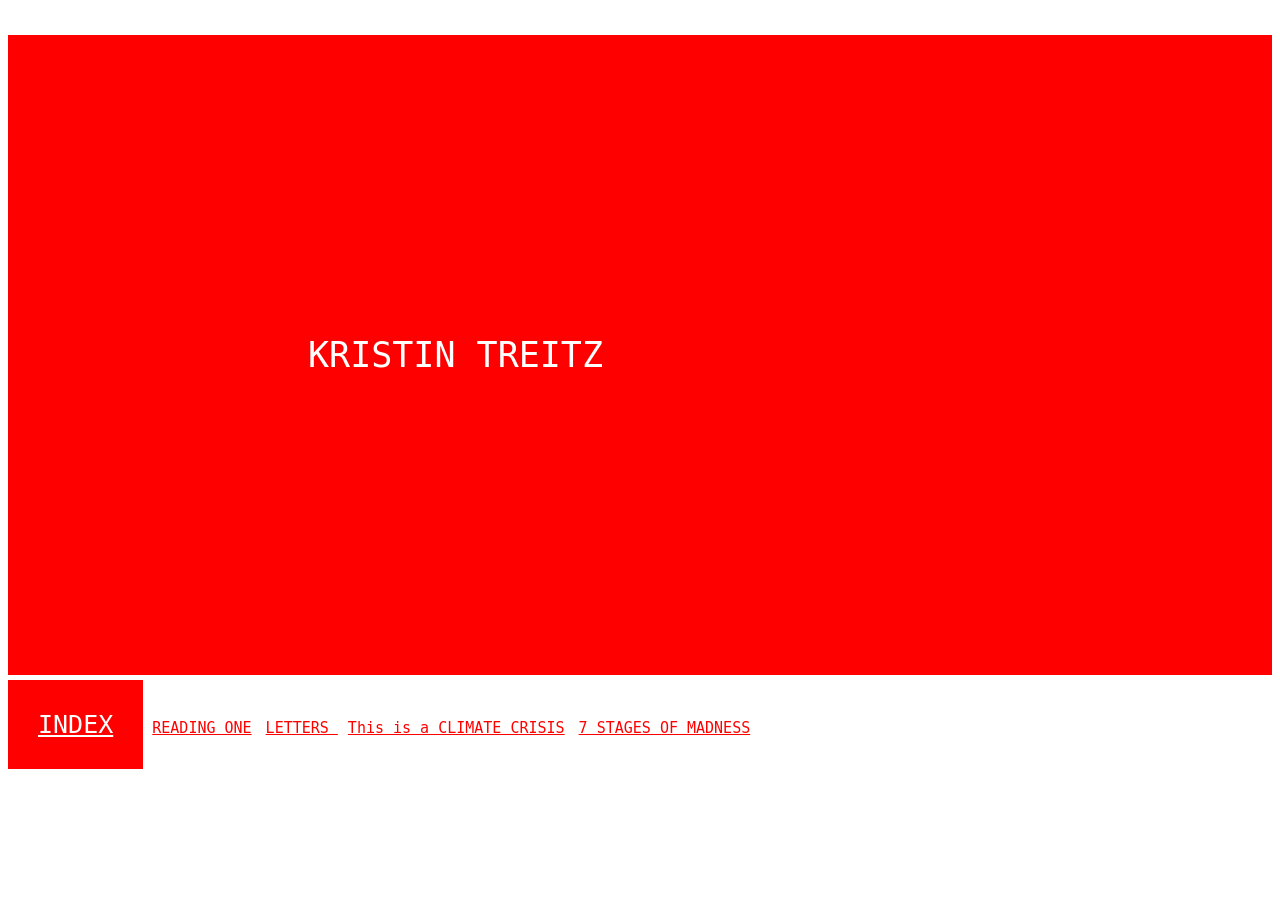
<file: index.html>
<!doctype html>
<html>
	<head>
		<link rel="stylesheet" href="style.css">
	</head>
	<body>
		<p>KRISTIN	TREITZ</p>
		<h>INDEX</h>
		<a href="pages/Reading-1.html">READING ONE</a>
		<a href="pages/letter-template.html"> LETTERS </a>
		<a href="pages/what-comes-after-the-enviroment.html">This is a CLIMATE CRISIS</a>
				<a href="pages/PROJECT_2/INDEX.html">7 STAGES OF MADNESS</a>
	</body>
</html>
</file>
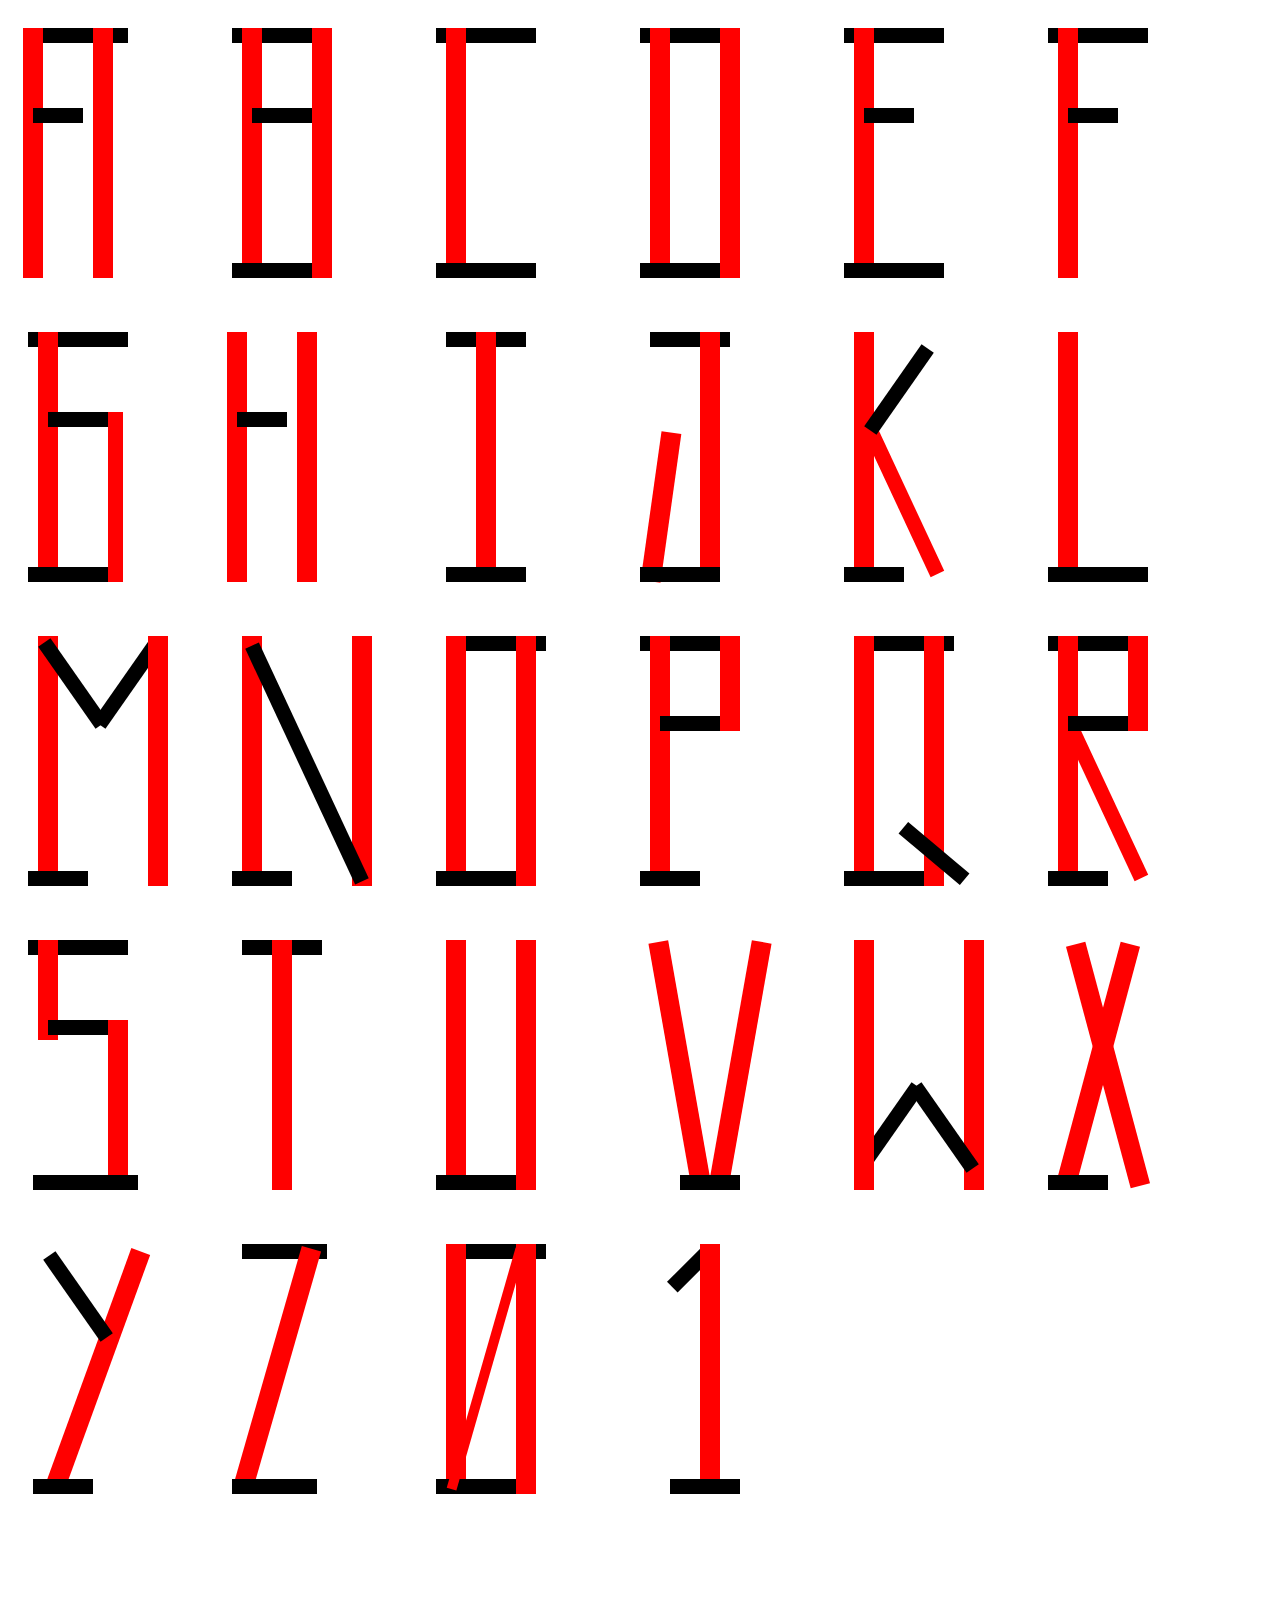
<file: pages/letter-template.html>
<!doctype html>
<html lang="">
    <head>
        <meta charset="utf-8">
        <meta http-equiv="x-ua-compatible" content="ie=edge">
        <title>🔤🧾🔤🧾🔤🧾🔤🧾🔤🧾🔤🧾🔤🧾🔤🧾🔤🧾🔤🧾</title>
        <link rel='stylesheet' href='letter-style.css'>

    </head>
    <body>
    	<!--this is a comment in html-->
    	<div class="letter letter-a">  
    		<div id="a-top"></div>
			<div id="a-left-side"></div>
			<div id="a-right-side"></div>
			<div id="a-crossbar"></div>
    	</div>

		<div class="letter letter-b">  
		    <div id="b-top"></div>
			<div id="b-left-side"></div>
			<div id="b-right-side"></div>
			<div id="b-crossbar"></div>  
			<div id="b-bottom"></div> 		
    	</div>

    	<div class="letter letter-c">    
    		<div id="c-top"></div>
			<div id="c-left-side"></div> 
			<div id="c-bottom"></div> 		
    	</div>

		<div class="letter letter-d">    
			<div id="d-top"></div>
			<div id="d-left-side"></div>
			<div id="d-right-side"></div> 
			<div id="d-bottom"></div> 		
    	</div>

    	<div class="letter letter-e">   
    		<div id="e-top"></div>
			<div id="e-left-side"></div>
			<div id="e-crossbar"></div>  
			<div id="e-bottom"></div>  		
    	</div>

		<div class="letter letter-f">    	
		    <div id="f-top"></div>
			<div id="f-left-side"></div>
			<div id="f-crossbar"></div>	
    	</div>

    	<div class="letter letter-g">    	
    		 <div id="g-top"></div>
			<div id="g-left-side"></div>
			<div id="g-right-side"></div>
			<div id="g-crossbar"></div>  
			<div id="g-bottom"></div> 		
    	</div>

		<div class="letter letter-h">    	
			<div id="h-left-side"></div>
			<div id="h-right-side"></div>
			<div id="h-crossbar"></div>	
    	</div>

    	<div class="letter letter-i">    
    	    <div id="i-top"></div>
			<div id="i-left-side"></div> 
			<div id="i-bottom"></div> 		
    	</div>

		<div class="letter letter-j">   
			<div id="j-top"></div>
			<div id="j-left-side"></div>
			<div id="j-right-side"></div>
			<div id="j-crossbar"></div>  
			<div id="j-bottom"></div> 	 		
    	</div>

    	<div class="letter letter-k">  
    	   <div id="k-top"></div>
			<div id="k-left-side"></div>
			<div id="k-right-side"></div>
			<div id="k-crossbar"></div>  
			<div id="k-bottom"></div> 	  		
    	</div>

		<div class="letter letter-l">    
			<div id="l-left-side"></div> 
			<div id="l-bottom"></div> 			
    	</div>

    	<div class="letter letter-m">   
    		<div id="m-top"></div>
			<div id="m-left-side"></div>
			<div id="m-middle-left"></div>
			<div id="m-right-side"></div>
			<div id="m-crossbar"></div>  
			<div id="m-bottom"></div>  		
    	</div>

		<div class="letter letter-n">  
		    <div id="n-top"></div>
			<div id="n-left-side"></div>
			<div id="n-middle-left"></div>
			<div id="n-right-side"></div>
			<div id="n-crossbar"></div>  
			<div id="n-bottom"></div>  	  		
    	</div>

    	<div class="letter letter-o">  
    		<div id="o-top"></div>
			<div id="o-left-side"></div>
			<div id="o-right-side"></div> 
			<div id="o-bottom"></div>   		
    	</div>

		<div class="letter letter-p"> 
			<div id="p-top"></div>
			<div id="p-left-side"></div>
			<div id="p-right-side"></div>
			<div id="p-crossbar"></div>  
			<div id="p-bottom"></div> 	   		
    	</div>

    	<div class="letter letter-q"> 
    	  	<div id="q-top"></div>
			<div id="q-left-side"></div>
			<div id="q-right-side"></div>
			<div id="q-crossbar"></div>  
			<div id="q-bottom"></div> 	   		
    	</div>

		<div class="letter letter-r">
			<div id="r-top"></div>
			<div id="r-leg"></div>   
			<div id="r-left-side"></div>
			<div id="r-right-side"></div>
			<div id="r-crossbar"></div>  
			<div id="r-bottom"></div> 

    	</div>

		<div class="letter letter-s">
			<div id="s-top"></div>
			<div id="s-left-side"></div>
			<div id="s-right-side"></div>
			<div id="s-crossbar"></div>  
			<div id="s-bottom"></div> 	
		</div>

		<div class="letter letter-t">
			<div id="t-top"></div>
			<div id="t-left-side"></div> 
		</div>

		<div class="letter letter-u">
			<div id="u-left-side"></div>
			<div id="u-right-side"></div> 
			<div id="u-bottom"></div>  
		</div>

		<div class="letter letter-v">
			<div id="v-left-side"></div>
			<div id="v-right-side"></div> 
			<div id="v-bottom"></div>  
		</div>

		<div class="letter letter-w">
			<div id="w-top"></div>
			<div id="w-left-side"></div>
			<div id="w-middle-left"></div>
			<div id="w-right-side"></div>
			<div id="w-crossbar"></div>  
			<div id="w-bottom"></div>  
		</div>

		<div class="letter letter-x">
			<div id="x-top"></div>
			<div id="x-left-side"></div>
			<div id="x-middle-left"></div>
			<div id="x-right-side"></div>
			<div id="x-crossbar"></div>  
			<div id="x-bottom"></div> 
		</div>

		<div class="letter letter-y">
			<div id="y-top"></div>
			<div id="y-left-side"></div>
			<div id="y-middle-left"></div>
			<div id="y-crossbar"></div>  
			<div id="y-bottom"></div>  	
		</div>

		<div class="letter letter-z">
			<div id="z-top"></div>
			<div id="z-left-side"></div>
			<div id="z-crossbar"></div>  
			<div id="z-bottom"></div>
		</div>

		
		<!--THE CHARACTERS BELOW ARE OPTIONAL -->

		<div class="letter letter-0">
			<div id="zero-top"></div>
			<div id="zero-left-side"></div>
			<div id="zero-right-side"></div> 
			<div id="zero-bottom"></div>  
			<div id="zero-slash"></div> 
		</div>

		<div class="letter letter-1">
			<div id="one-top"></div>
			<div id="one-left-side"></div> 
			<div id="one-bottom"></div> 
		</div>

		<div class="letter letter-2">
		</div>

		<div class="letter letter-3">
		</div>

		<div class="letter letter-4">
		</div>

		<div class="letter letter-5">
		</div>

		<div class="letter letter-6">
		</div>

		<div class="letter letter-7">
		</div>

		<div class="letter letter-8">
		</div>

		<div class="letter letter-9">
		</div>
<!-- HTHHHHHH -->
    </body>
</html>
</file>
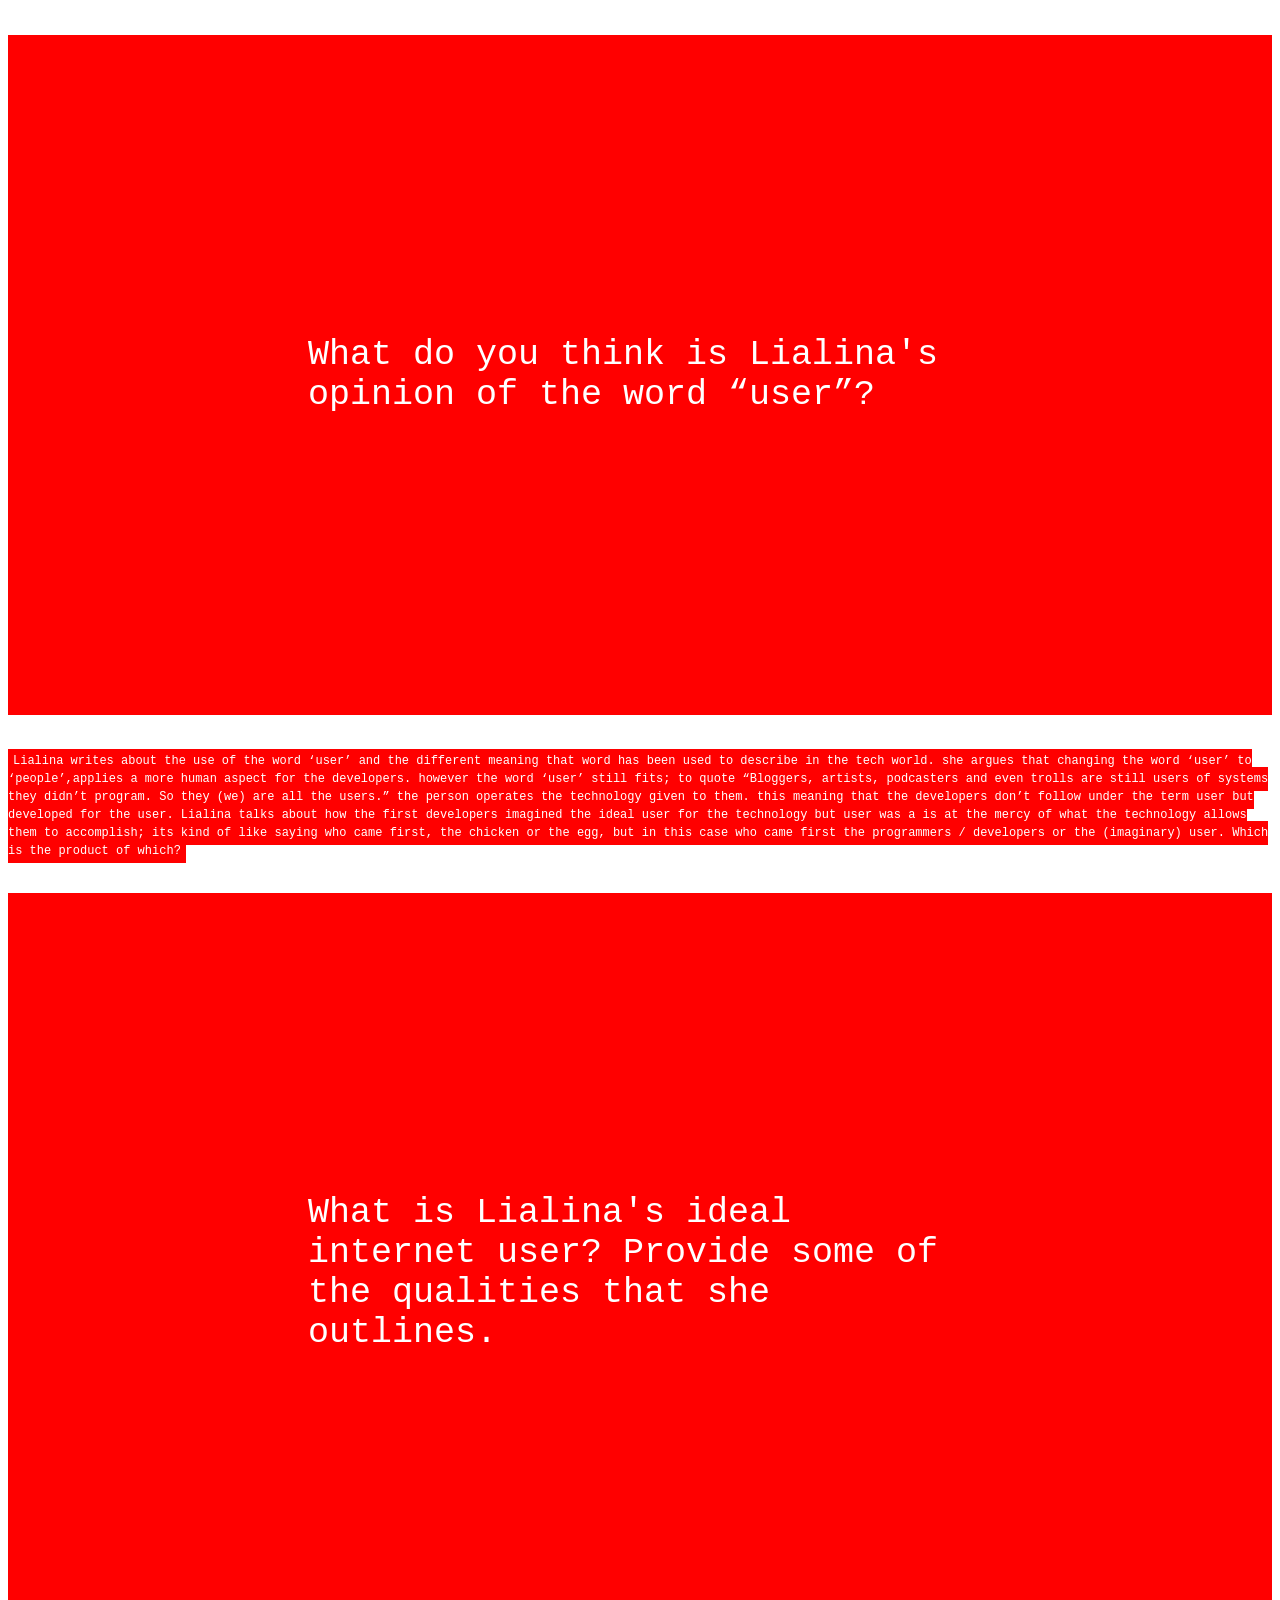
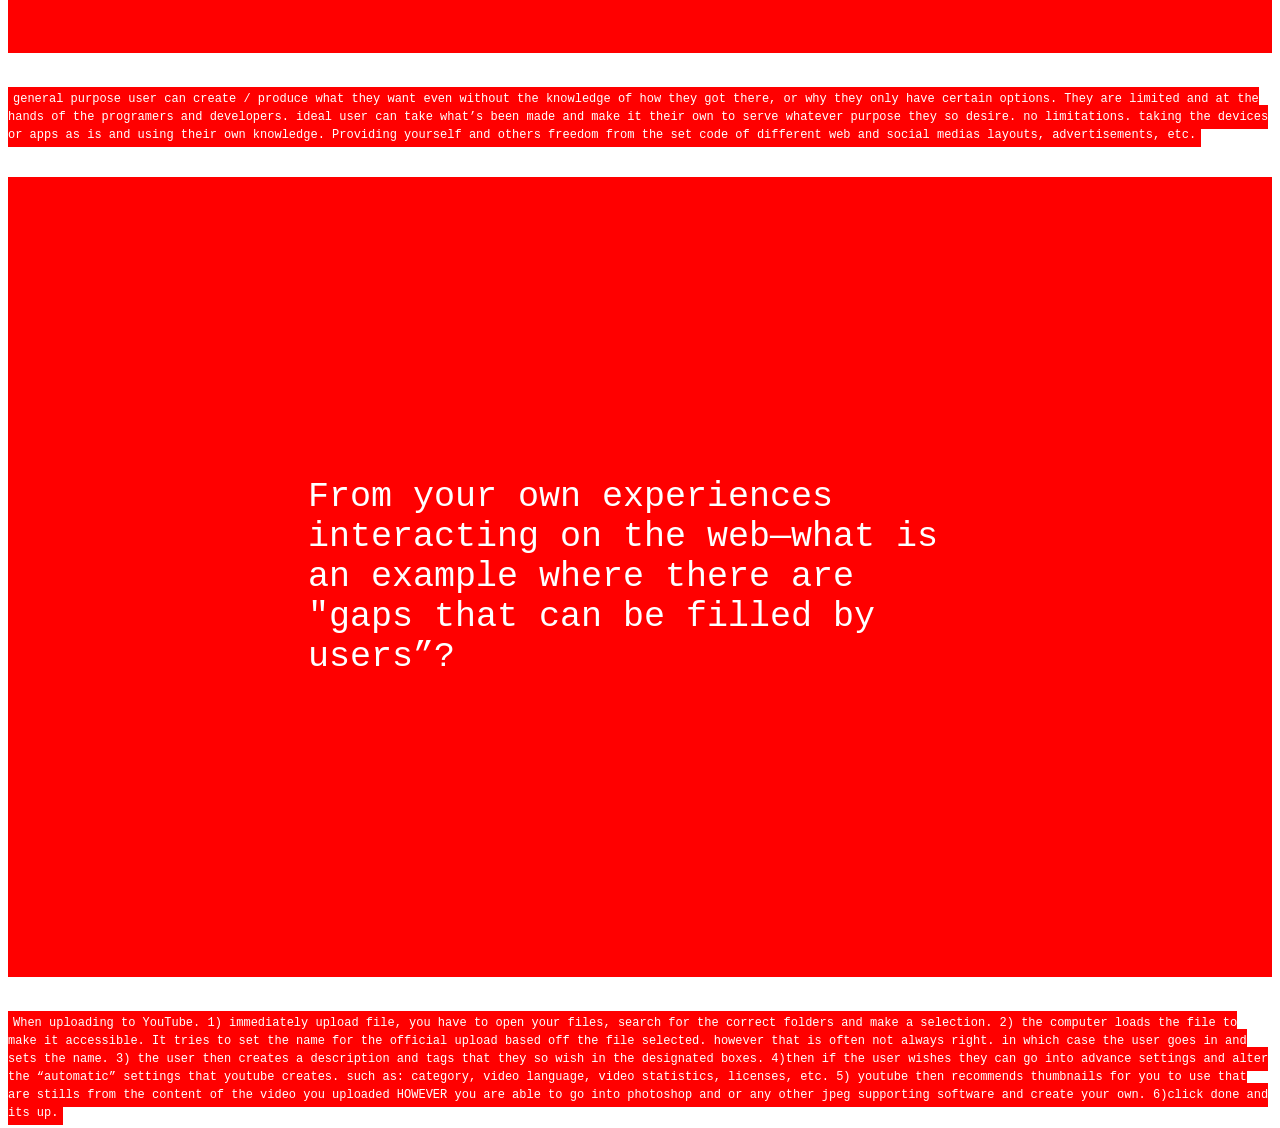
<file: pages/Reading-1.html>
<!doctype html>
<html>
	<head>
		<link rel="stylesheet" href="../style.css">
	</head>
	<body>
	<p>What do you think is Lialina's opinion of the word “user”?</p>

		<p1>Lialina writes about the use of the word ‘user’ and the different meaning that word has been used to describe in the tech world. she argues that changing the word ‘user’ to ‘people’,applies a more human aspect for the developers. however the word ‘user’ still fits; to quote “Bloggers, artists, podcasters and even trolls are still users of systems they didn’t program. So they (we) are all the users.” the person operates the technology given to them. this meaning that the developers don’t follow under the term user but developed for the user. Lialina talks about how the first developers imagined the ideal user for the technology but user was a is at the mercy of what the technology allows them to accomplish; its kind of like saying who came first, the chicken or the egg, but in this case who came first the programmers / developers or the (imaginary) user. Which is the product of which?</p1>

	<p>What is Lialina's ideal internet user? Provide some of the qualities that she outlines.</p>

		<p1>general purpose user can create / produce what they want even without the knowledge of how they got there, or why they only have certain options. They are limited and at the hands of the programers and developers.
		ideal user can take what’s been made and make it their own to serve whatever purpose they so desire. no limitations.  taking the devices or apps as is and using their own knowledge. 
		Providing yourself and others freedom from the set code of different web and social medias layouts, advertisements, etc.</p1>

	<p>From your own experiences interacting on the web—what is an example where there are "gaps that can be filled by users”?</p>
		<p1>When uploading to YouTube.
 			1) immediately upload file, you have to open your files, search for the correct folders and make a selection.
			2) the computer loads the file to make it accessible. It tries to set the name for the official upload based off the file selected. however that is often not always right. in which case the user goes in and sets the name.
			3) the user then creates a description and tags that they so wish in the designated boxes.
			4)then if the user wishes they can go into advance settings and alter the “automatic” settings that youtube creates. such as: category, video language, video statistics, licenses, etc. 
			5) youtube then recommends thumbnails for you to use that are stills from the content of the video you uploaded HOWEVER you are able to go into photoshop and or any other jpeg supporting software and create your own. 
			6)click done and its up.</p1>
	</body>
</html>
</file>
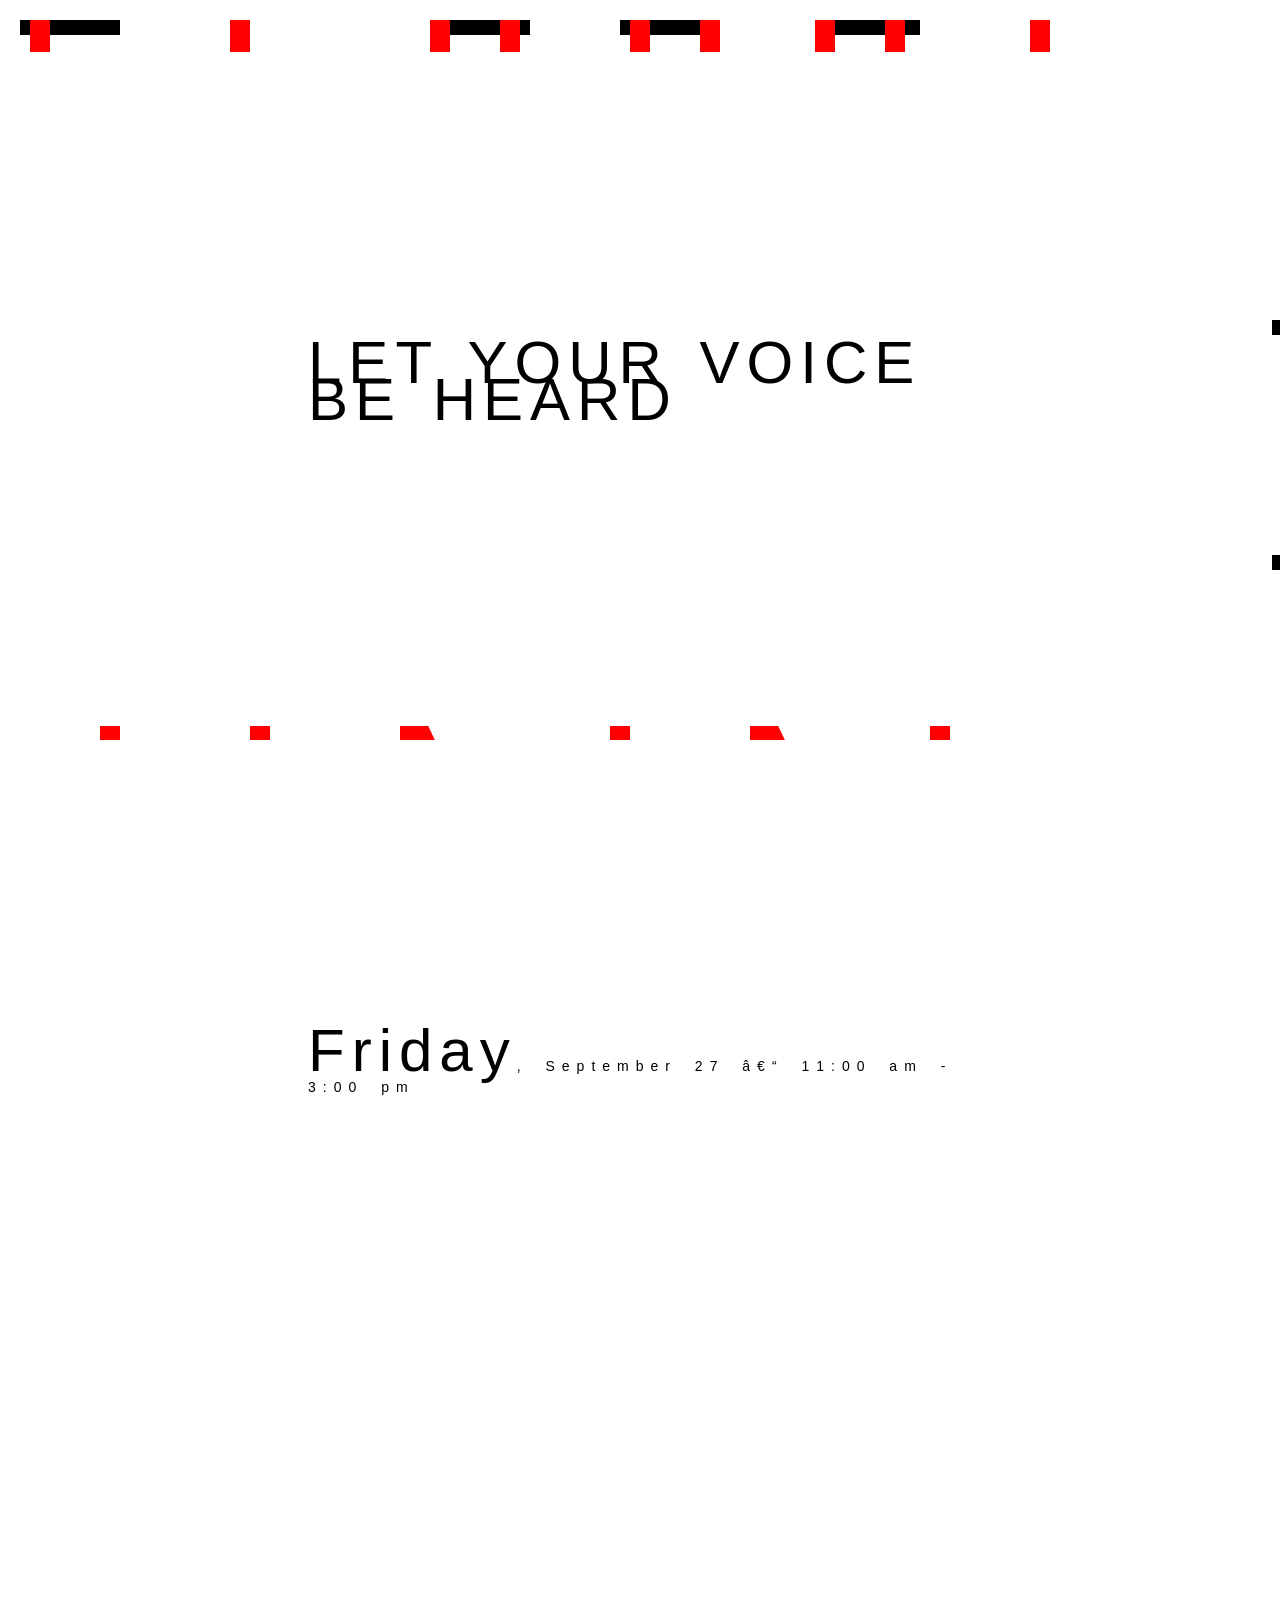
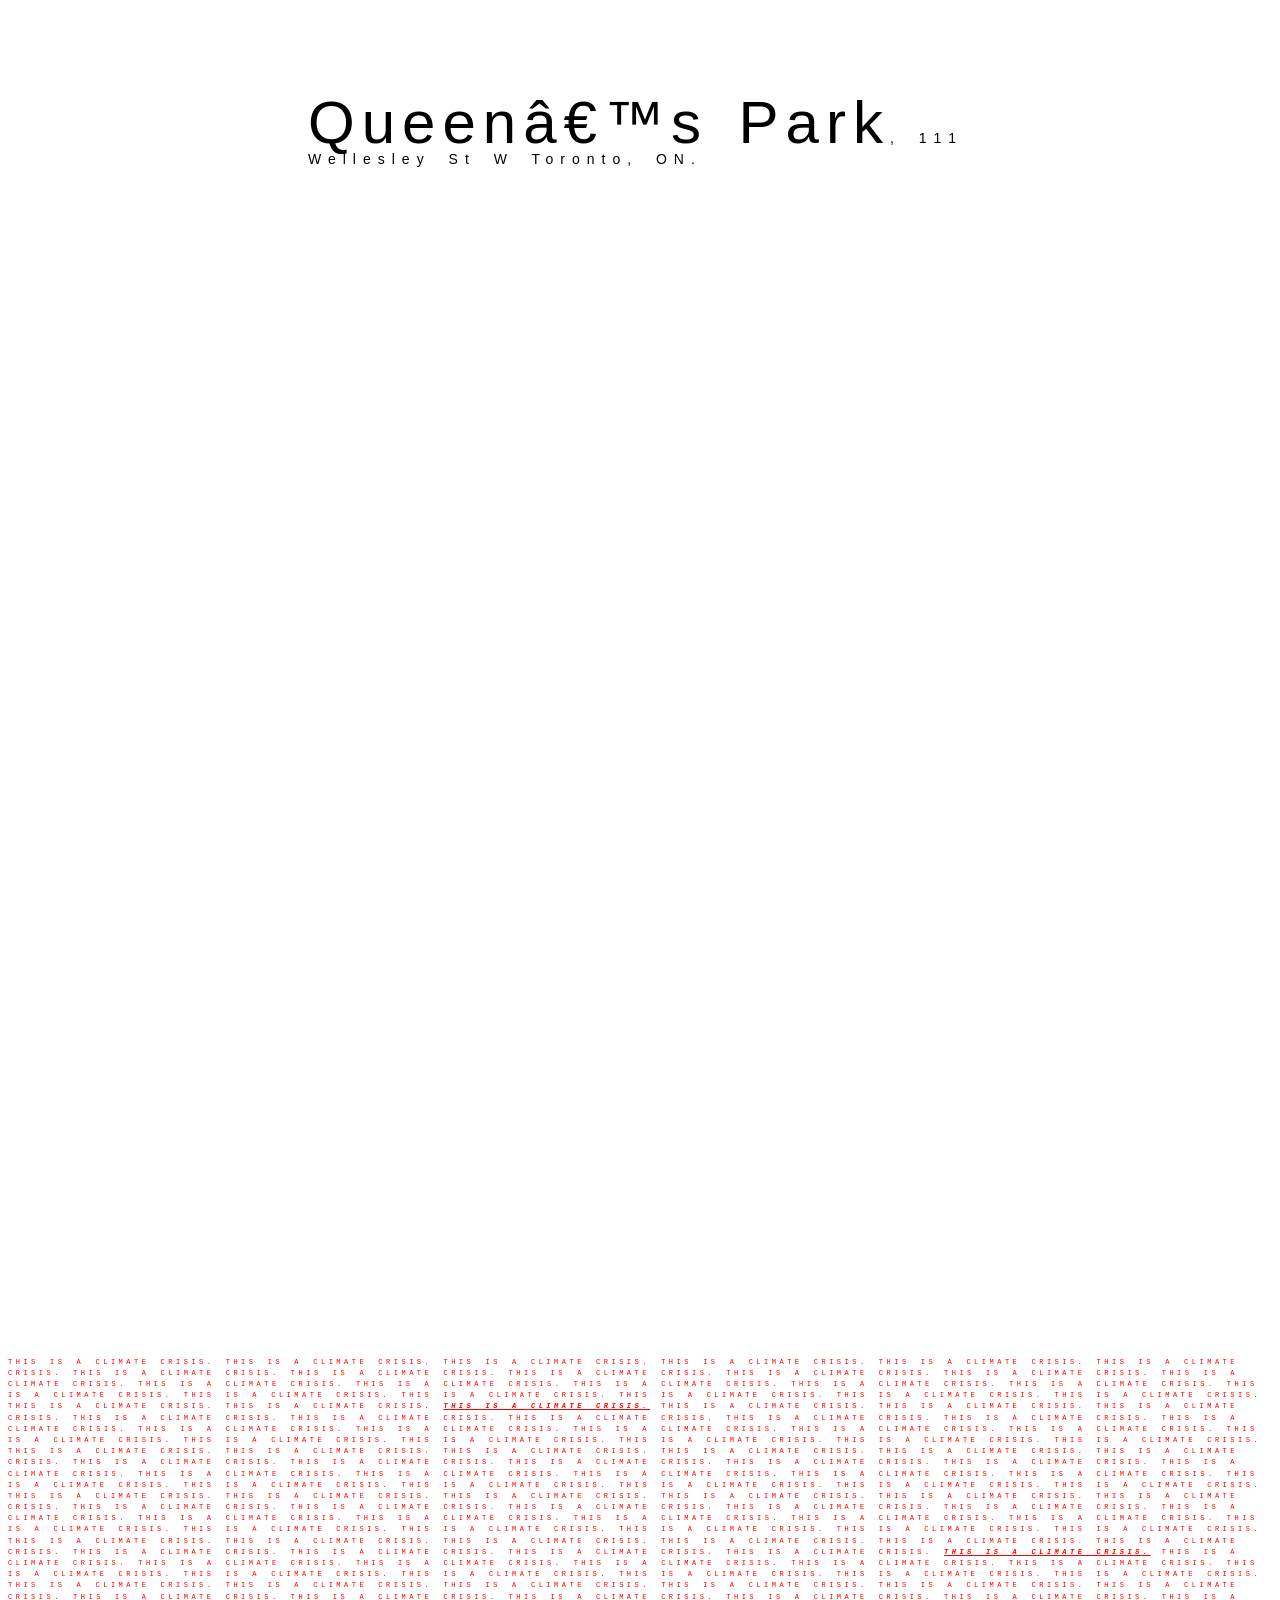
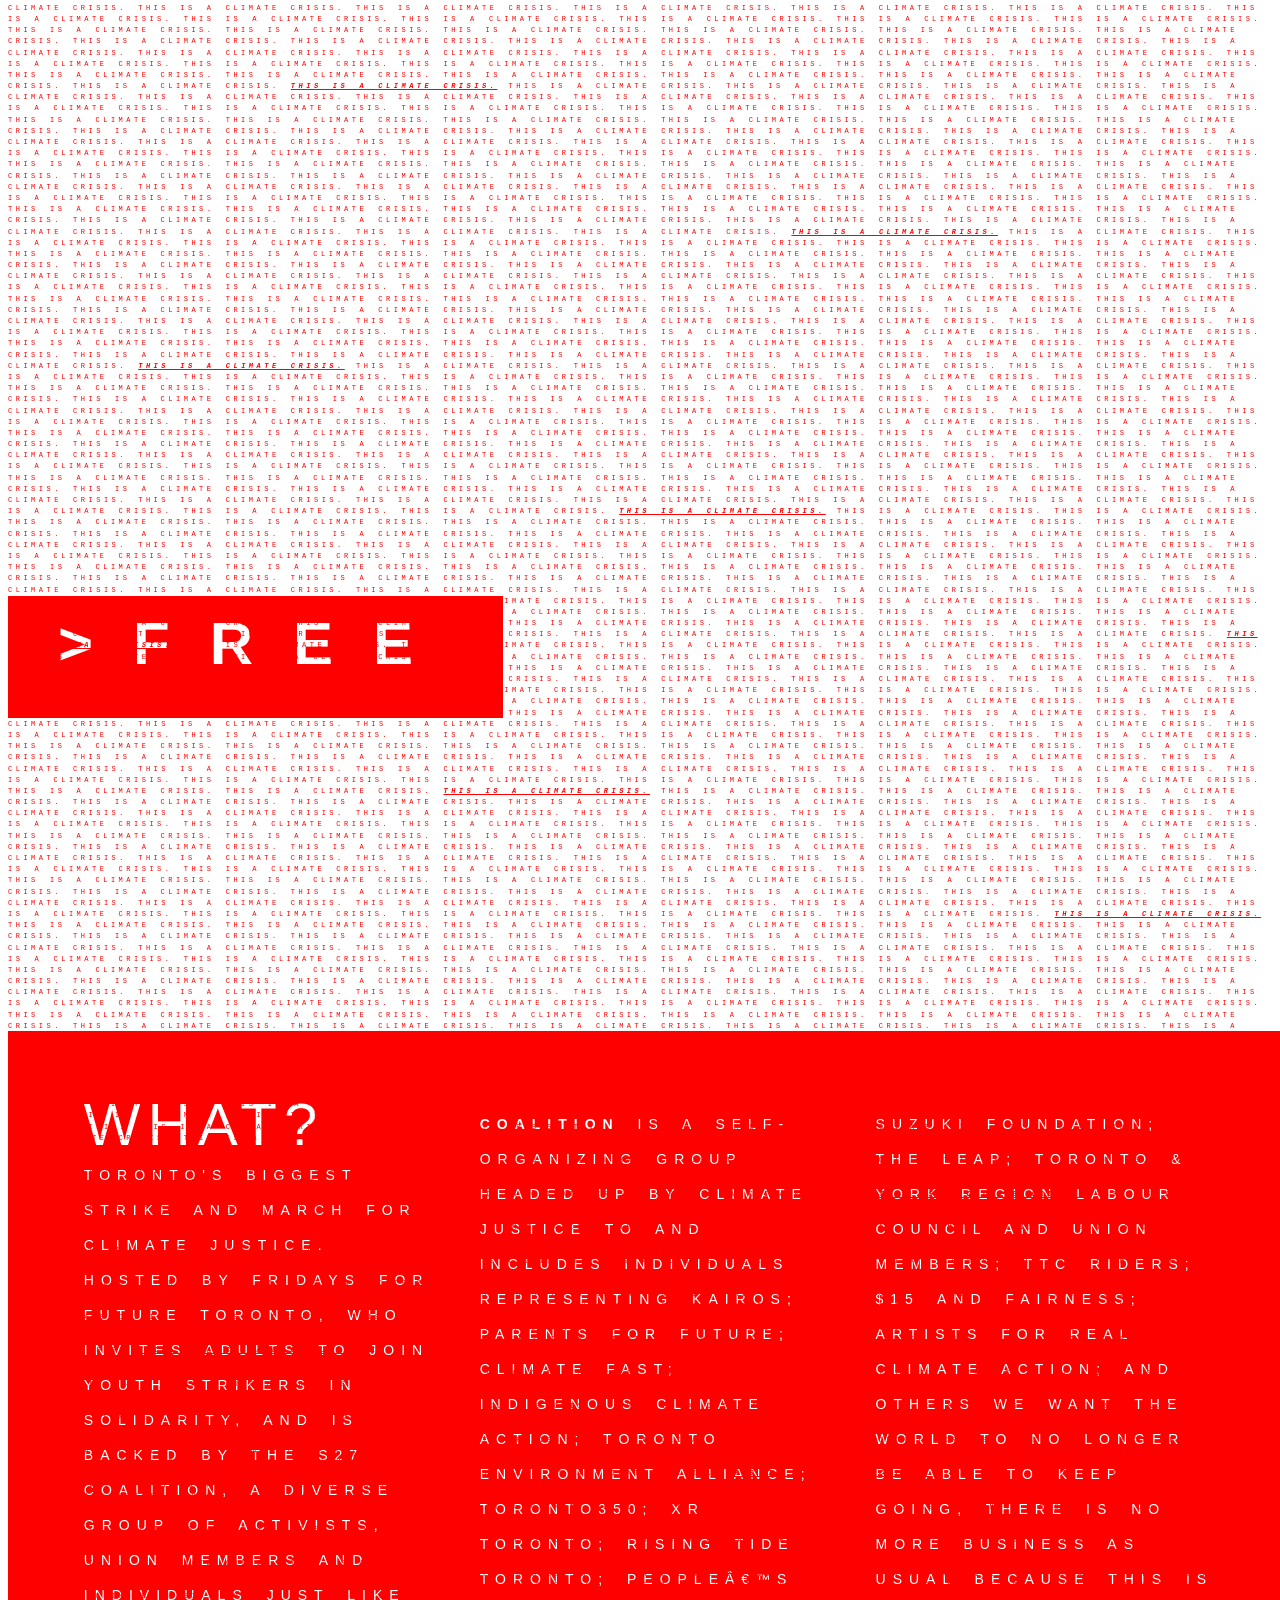
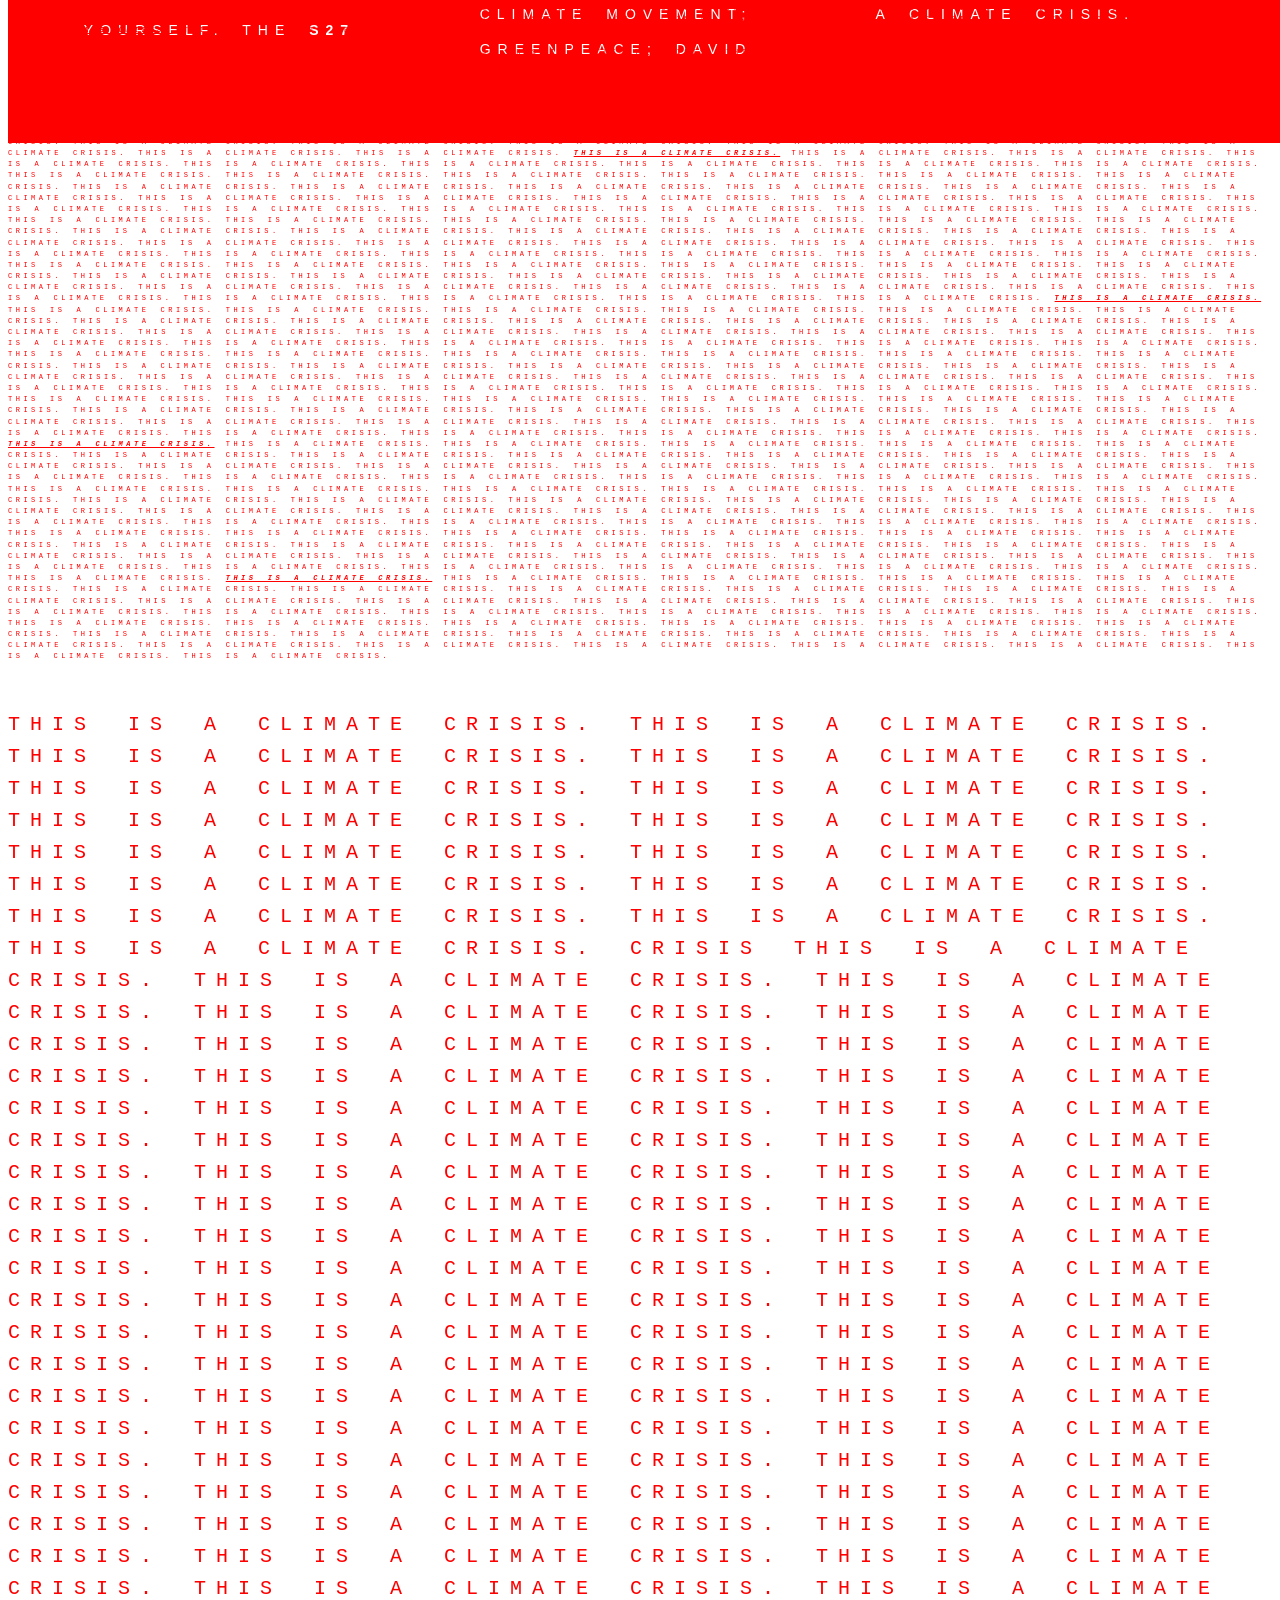
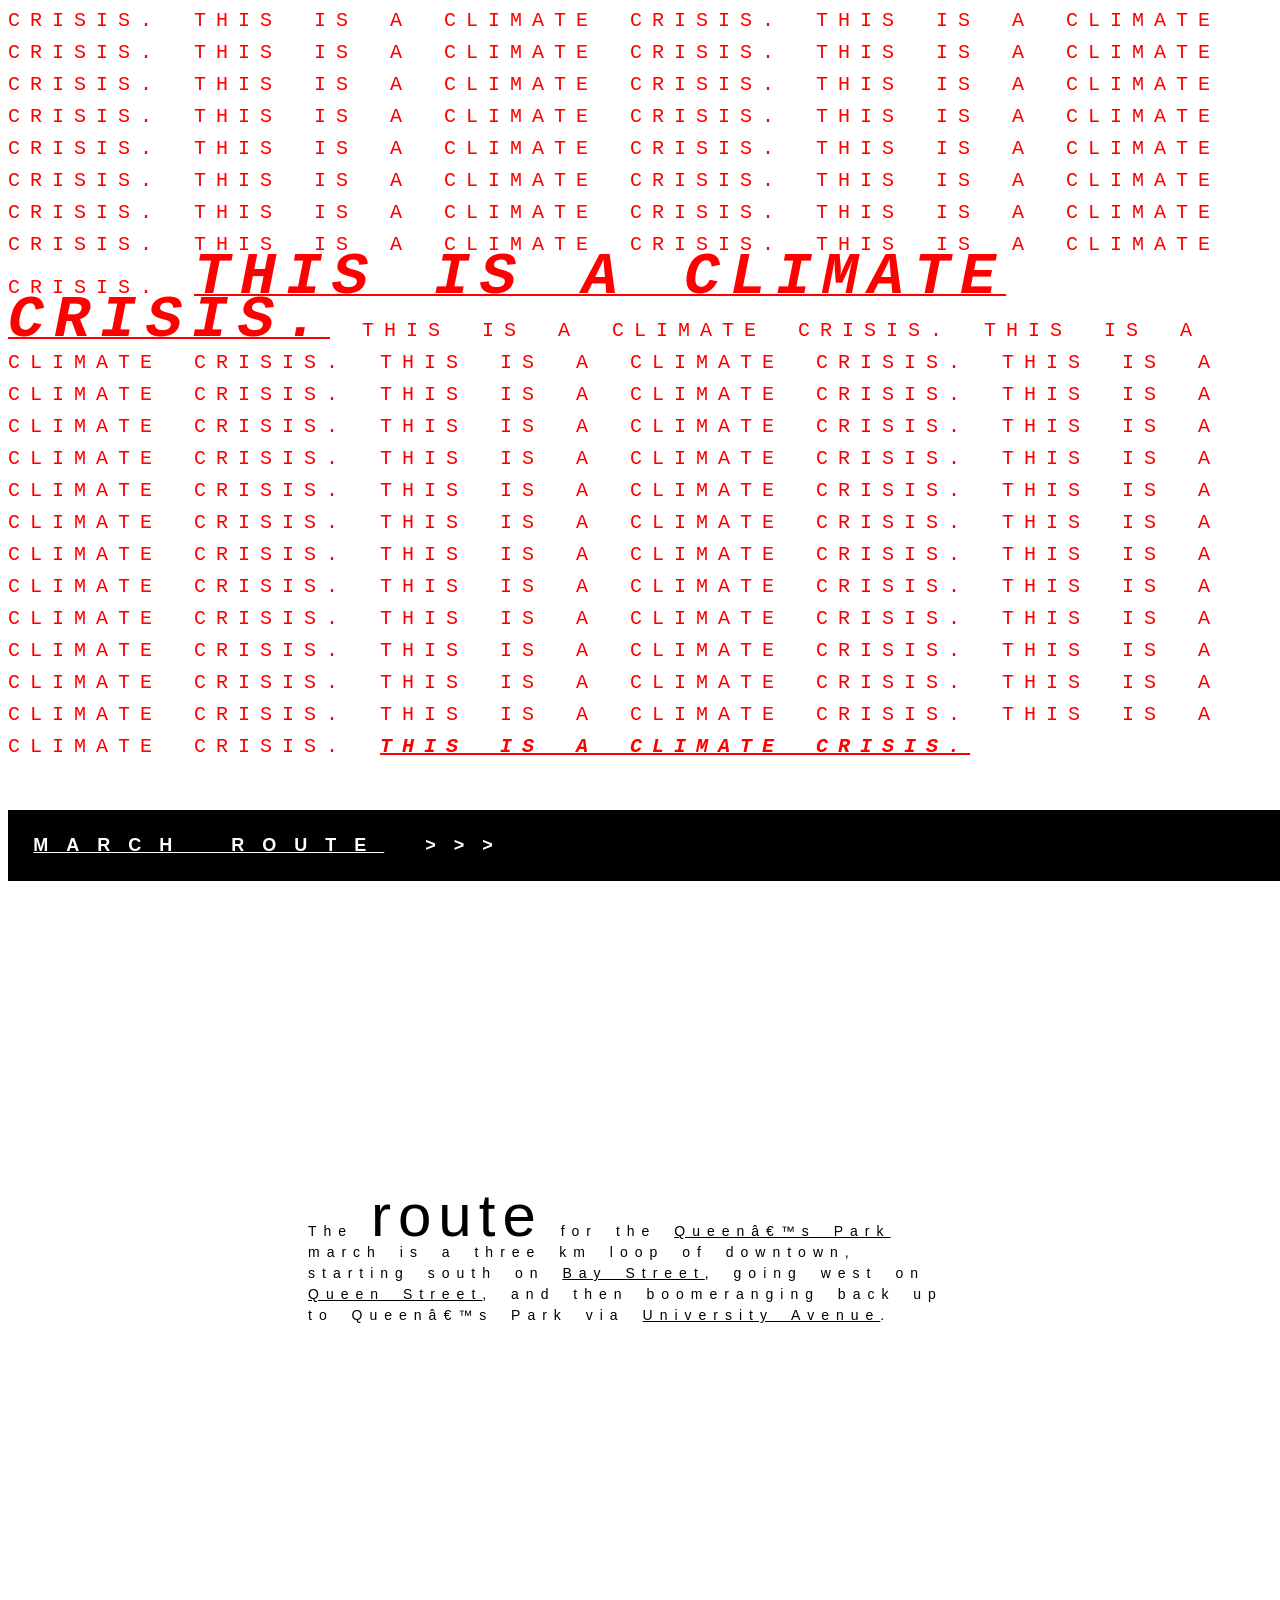
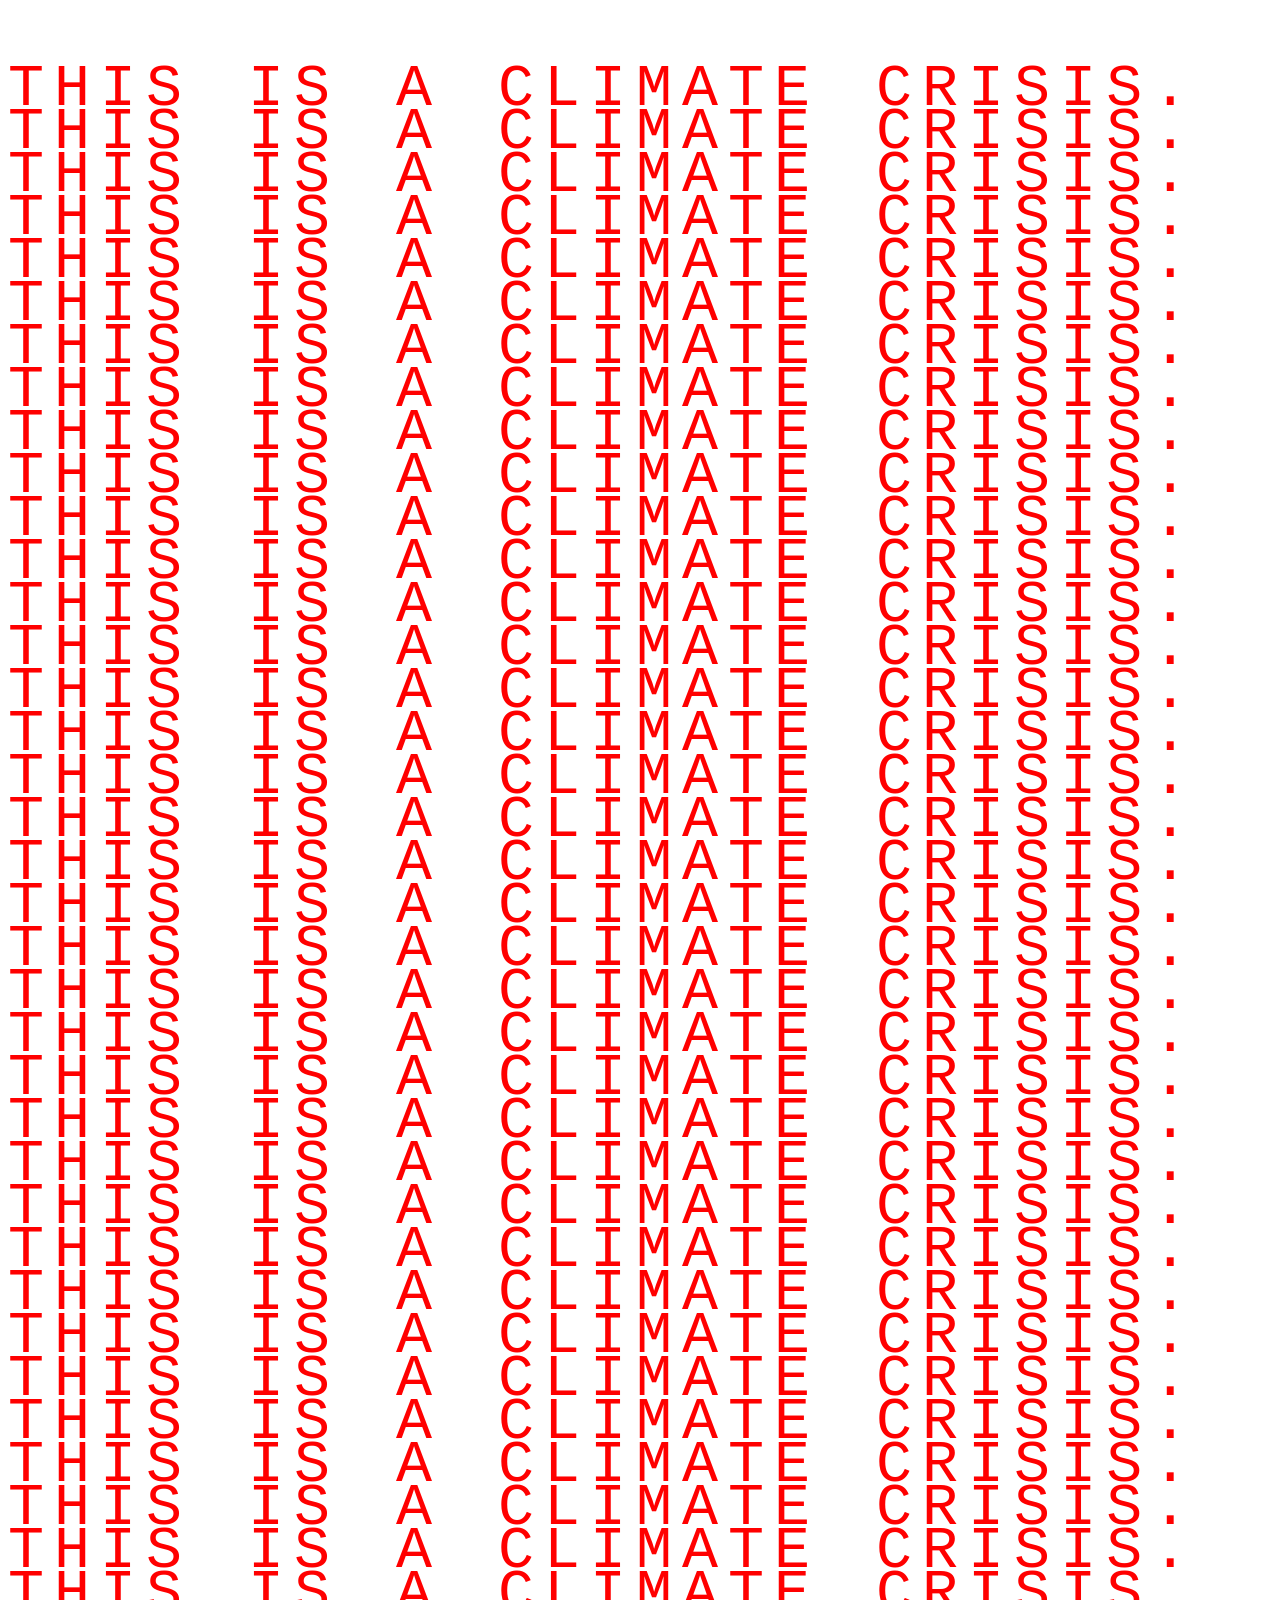
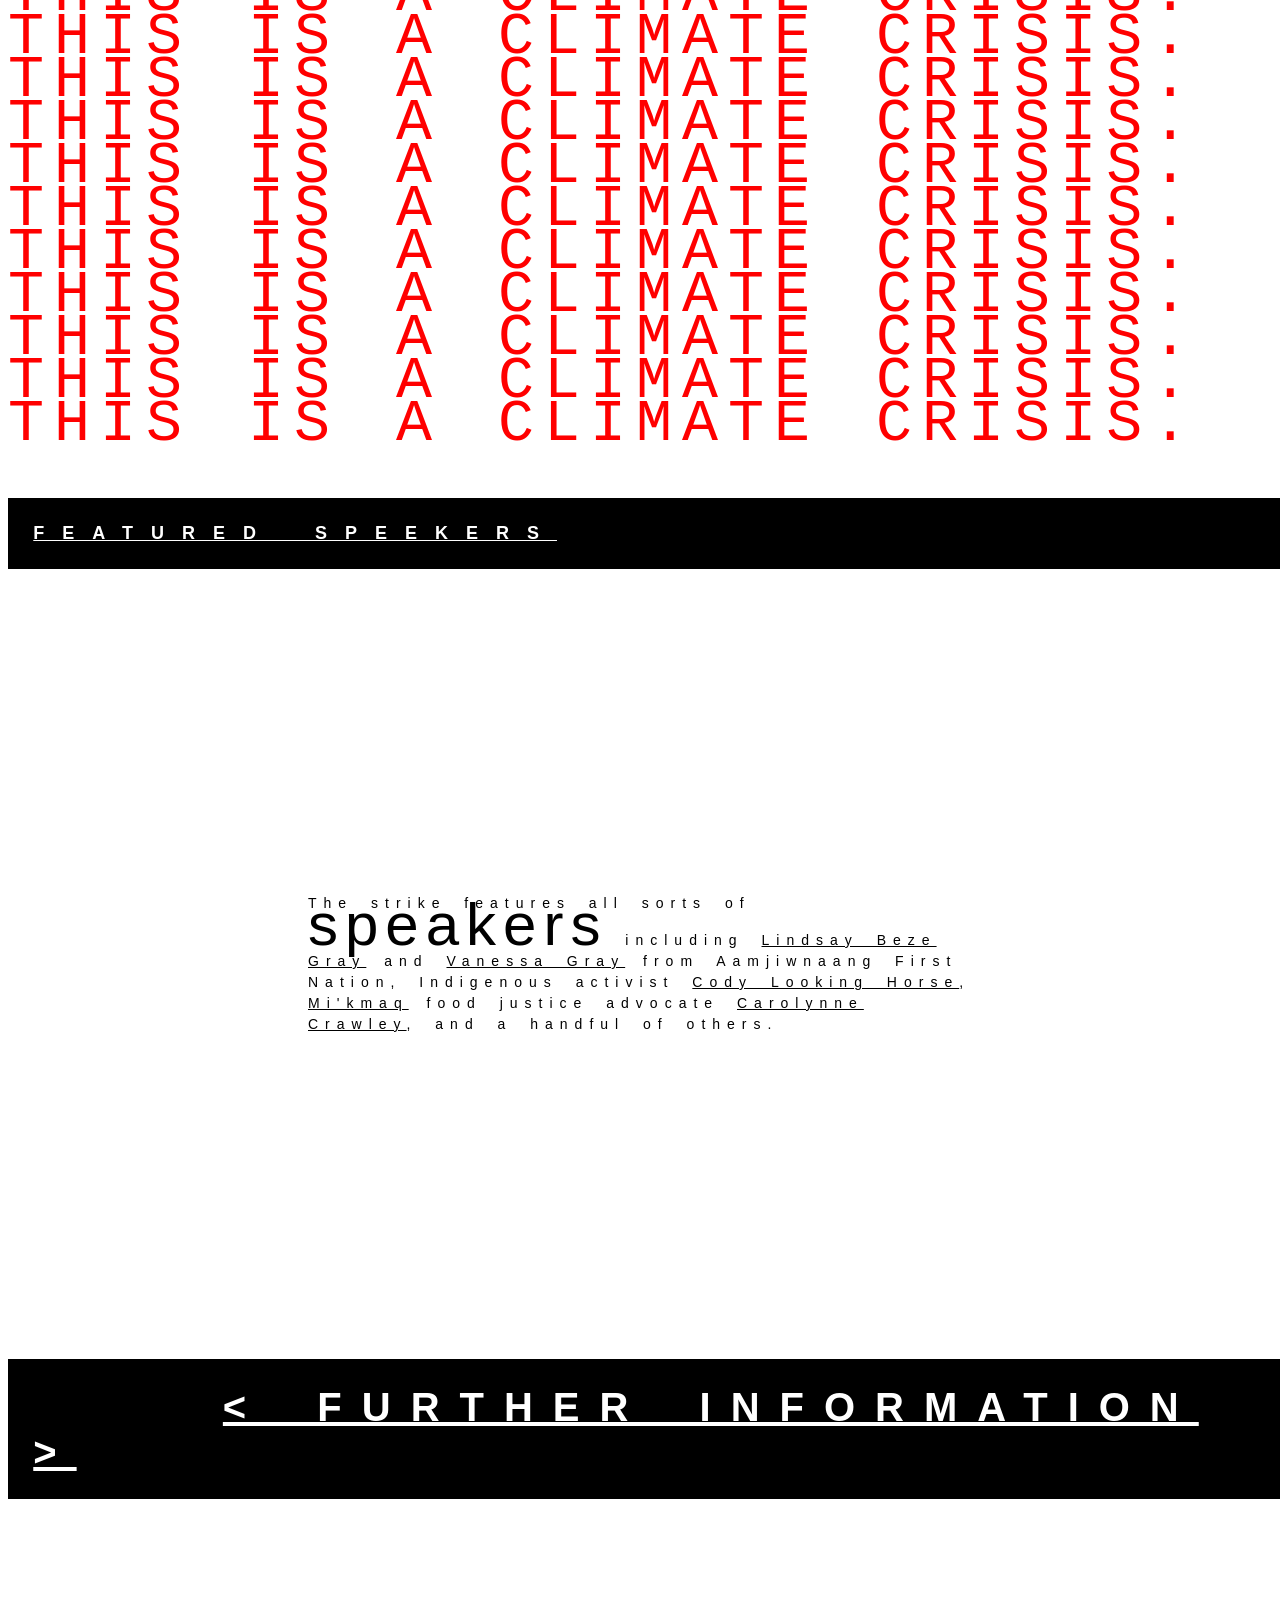
<file: pages/what-comes-after-the-enviroment.html>
<!doctype html>
<html>
    <head>
  <!--       <meta charset="utf-8"> -->
        <title>What comes after the environment?</title>
        <link rel="stylesheet" href="Project-1.css">
        <script src="script.js"></script>

  </head>
  <body>
    <div class="red-box"></div>

      <div class="letter letter-g">     
        <div id="g-top"></div>
        <div id="g-left-side"></div>
        <div id="g-right-side"></div>
        <div id="g-crossbar"></div>  
        <div id="g-bottom"></div>     
      </div>

    <div class="letter letter-l">    
        <div id="l-left-side"></div> 
        <div id="l-bottom"></div>       
     </div>
      <div class="letter letter-o">  
        <div id="o-top"></div>
        <div id="o-left-side"></div>
        <div id="o-right-side"></div> 
        <div id="o-bottom"></div>       
      </div>

      <div class="letter letter-b">  
        <div id="b-top"></div>
        <div id="b-left-side"></div>
        <div id="b-right-side"></div>
        <div id="b-crossbar"></div>  
        <div id="b-bottom"></div>     
      </div>

      <div class="letter letter-a">  
        <div id="a-top"></div>
        <div id="a-left-side"></div>
        <div id="a-right-side"></div>
        <div id="a-crossbar"></div>
      </div>
        <div class="letter letter-l2">    
        <div id="l2-left-side"></div> 
        <div id="l2-bottom"></div>       
     </div>
        <div class="letter letter-c">    
        <div id="c-top"></div>
        <div id="c-left-side"></div> 
         <div id="c-bottom"></div>     
      </div>
       </div>
        <div class="letter letter-l3">    
        <div id="l3-left-side"></div> 
        <div id="l3-bottom"></div>       
     </div>
      <div class="letter letter-i">    
        <div id="i-top"></div>
        <div id="i-left-side"></div> 
        <div id="i-bottom"></div>     
      </div>


      <div class="letter letter-m">   
        <div id="m-top"></div>
        <div id="m-left-side"></div>
        <div id="m-middle-left"></div>
       <div id="m-right-side"></div>
       <div id="m-crossbar"></div>  
        <div id="m-bottom"></div>     
      </div>

      <div class="letter letter-a2">  
        <div id="a2-top"></div>
        <div id="a2-left-side"></div>
        <div id="a2-right-side"></div>
        <div id="a2-crossbar"></div>
      </div>
    <div class="letter letter-t">
      <div id="t-top"></div>
      <div id="t-left-side"></div> 
    </div>
    <div class="letter letter-e">   
      <div id="e-top"></div>
       <div id="e-left-side"></div>
       <div id="e-crossbar"></div>  
       <div id="e-bottom"></div>     
      </div>
          <div class="letter letter-s">
      <div id="s-top"></div>
      <div id="s-left-side"></div>
      <div id="s-right-side"></div>
      <div id="s-crossbar"></div>  
      <div id="s-bottom"></div>   
    </div>

    <div class="letter letter-t2">
      <div id="t2-top"></div>
      <div id="t2-left-side"></div> 
    </div>

        <div class="letter letter-r">
      <div id="r-top"></div>
      <div id="r-leg"></div>   
      <div id="r-left-side"></div>
      <div id="r-right-side"></div>
      <div id="r-crossbar"></div>  
      <div id="r-bottom"></div> 

      </div>
      <div class="letter letter-i2">    
        <div id="i2-top"></div>
        <div id="i2-left-side"></div> 
        <div id="i2-bottom"></div>     
      </div>


      <div class="letter letter-k">  
         <div id="k-top"></div>
      <div id="k-left-side"></div>
      <div id="k-right-side"></div>
      <div id="k-crossbar"></div>  
      <div id="k-bottom"></div>         
      </div>
    <div class="letter letter-e2">   
      <div id="e2-top"></div>
       <div id="e2-left-side"></div>
       <div id="e2-crossbar"></div>  
       <div id="e2-bottom"></div>     
      </div>


<!--     <h1>Global Climate Strike //2019/</h1>

 -->
    <p><span class='large'>LET YOUR VOICE BE HEARD</span></p>
    <p><span class='large'>Friday</span>, September 27 – 11:00 am - 3:00 pm
    </p>

    <p><span class='large'>Queen’s Park</span>, 111 Wellesley St W Toronto, ON.</p>


    <p2><span class='large'>>FREE</span></p2>


        <h3>
<span class='large'>WHAT?</span>
    Toronto's biggest strike and march for climate justice. Hosted by Fridays For Future Toronto, who invites adults to join youth strikers in solidarity, and is backed by the S27 Coalition, a diverse group of activists, union members and individuals just like yourself.

    The <b>S27 Coalition</b> is a self-organizing group headed up by Climate Justice TO and includes individuals representing KAIROS; Parents for Future; Climate Fast; Indigenous Climate Action; Toronto Environment Alliance; Toronto350; XR Toronto; Rising Tide Toronto; People’s Climate Movement; Greenpeace; David Suzuki Foundation; The LEAP; Toronto & York Region Labour Council and union members; TTC Riders; $15 and Fairness; Artists for Real Climate Action; and others

    We want the world to no longer be able to keep going, there is no more business as usual because this is a climate crisis.</h3>
<h5>
  This is a climate crisis.  This is a climate crisis.  This is a climate crisis.  This is a climate crisis.  This is a climate crisis.  This is a climate crisis.  This is a climate crisis.  This is a climate crisis.  This is a climate crisis.  This is a climate crisis.  This is a climate crisis.  This is a climate crisis.  This is a climate crisis.  This is a climate crisis.  This is a climate crisis.  This is a climate crisis.  This is a climate crisis.  This is a climate crisis.  This is a climate crisis.  This is a climate crisis.  This is a climate crisis.  This is a climate crisis.  This is a climate crisis.  This is a climate crisis.  This is a climate crisis.  <i> <u><b>This is a climate crisis.</b></u></i>  This is a climate crisis.  This is a climate crisis.  This is a climate crisis.  This is a climate crisis.  This is a climate crisis.  This is a climate crisis.  This is a climate crisis.  This is a climate crisis.  This is a climate crisis.  This is a climate crisis.  This is a climate crisis.  This is a climate crisis.  This is a climate crisis.  This is a climate crisis.  This is a climate crisis.  This is a climate crisis.  This is a climate crisis.  This is a climate crisis.  This is a climate crisis.  This is a climate crisis.  This is a climate crisis.  This is a climate crisis.  This is a climate crisis.  This is a climate crisis.  This is a climate crisis.  This is a climate crisis.  This is a climate crisis.  This is a climate crisis.  This is a climate crisis.  This is a climate crisis.  This is a climate crisis.  This is a climate crisis.  This is a climate crisis.  This is a climate crisis.  This is a climate crisis.  This is a climate crisis.  This is a climate crisis.  This is a climate crisis.  This is a climate crisis.  This is a climate crisis.   This is a climate crisis.  This is a climate crisis.  This is a climate crisis.  This is a climate crisis.  This is a climate crisis.  This is a climate crisis.  This is a climate crisis.  This is a climate crisis.  This is a climate crisis.  This is a climate crisis.  This is a climate crisis.  This is a climate crisis.  This is a climate crisis.  This is a climate crisis.  This is a climate crisis.  This is a climate crisis.  This is a climate crisis.  This is a climate crisis.  This is a climate crisis.  This is a climate crisis.  This is a climate crisis.  This is a climate crisis.  This is a climate crisis.  This is a climate crisis.  This is a climate crisis.  This is a climate crisis.  This is a climate crisis.  This is a climate crisis.  This is a climate crisis.  This is a climate crisis.  This is a climate crisis.  This is a climate crisis.  This is a climate crisis.  This is a climate crisis.  This is a climate crisis.  This is a climate crisis.  <i> <u><b>This is a climate crisis.</b></u></i>  This is a climate crisis.  This is a climate crisis.  This is a climate crisis.  This is a climate crisis.  This is a climate crisis.  This is a climate crisis.  This is a climate crisis.  This is a climate crisis.  This is a climate crisis.  This is a climate crisis.  This is a climate crisis.  This is a climate crisis.  This is a climate crisis.  This is a climate crisis.  This is a climate crisis.  This is a climate crisis.  This is a climate crisis.  This is a climate crisis.  This is a climate crisis.  This is a climate crisis.  This is a climate crisis.  This is a climate crisis.  This is a climate crisis.  This is a climate crisis.  This is a climate crisis.  This is a climate crisis.  This is a climate crisis.  This is a climate crisis.  This is a climate crisis.  This is a climate crisis.  This is a climate crisis.  This is a climate crisis.  This is a climate crisis.  This is a climate crisis.  This is a climate crisis.  This is a climate crisis.  This is a climate crisis.  This is a climate crisis.  This is a climate crisis.  This is a climate crisis.  This is a climate crisis.  This is a climate crisis.  This is a climate crisis.  This is a climate crisis.  This is a climate crisis.  This is a climate crisis.  This is a climate crisis.  This is a climate crisis.  This is a climate crisis.  This is a climate crisis.  This is a climate crisis.  This is a climate crisis.  This is a climate crisis.  This is a climate crisis.  This is a climate crisis.  This is a climate crisis.  This is a climate crisis.  This is a climate crisis.  This is a climate crisis.  This is a climate crisis.  This is a climate crisis.  This is a climate crisis.  This is a climate crisis.  This is a climate crisis.  This is a climate crisis.  <i> <u><b>This is a climate crisis.</b></u></i>  This is a climate crisis.  This is a climate crisis.  This is a climate crisis.  This is a climate crisis.  This is a climate crisis.  This is a climate crisis.  This is a climate crisis.  This is a climate crisis.  This is a climate crisis.  This is a climate crisis.  This is a climate crisis.  This is a climate crisis.  This is a climate crisis.  This is a climate crisis.  This is a climate crisis.  This is a climate crisis.  This is a climate crisis.  This is a climate crisis.  This is a climate crisis.  This is a climate crisis.  This is a climate crisis.  This is a climate crisis.  This is a climate crisis.  This is a climate crisis.  This is a climate crisis.  This is a climate crisis.  This is a climate crisis.  This is a climate crisis.  This is a climate crisis.  This is a climate crisis.  This is a climate crisis.  This is a climate crisis.  This is a climate crisis.  This is a climate crisis.  This is a climate crisis.  This is a climate crisis.  This is a climate crisis.  This is a climate crisis.  This is a climate crisis.  This is a climate crisis.   This is a climate crisis.  This is a climate crisis.  This is a climate crisis.  This is a climate crisis.  This is a climate crisis.  This is a climate crisis.  This is a climate crisis.  This is a climate crisis.  This is a climate crisis.  This is a climate crisis.  This is a climate crisis.  This is a climate crisis.  This is a climate crisis.  This is a climate crisis.  This is a climate crisis.  This is a climate crisis.  This is a climate crisis.  This is a climate crisis.  This is a climate crisis.  This is a climate crisis.  This is a climate crisis.  This is a climate crisis.  This is a climate crisis.  This is a climate crisis.  This is a climate crisis.  This is a climate crisis.  This is a climate crisis.  This is a climate crisis.  This is a climate crisis.  This is a climate crisis.  This is a climate crisis.  This is a climate crisis.  This is a climate crisis.  This is a climate crisis.  This is a climate crisis.  This is a climate crisis.  <i> <u><b>This is a climate crisis.</b></u></i>  This is a climate crisis.  This is a climate crisis.  This is a climate crisis.  This is a climate crisis.  This is a climate crisis.  This is a climate crisis.  This is a climate crisis.  This is a climate crisis.  This is a climate crisis.  This is a climate crisis.  This is a climate crisis.  This is a climate crisis.  This is a climate crisis.  This is a climate crisis.  This is a climate crisis.  This is a climate crisis.  This is a climate crisis.  This is a climate crisis.  This is a climate crisis.  This is a climate crisis.  This is a climate crisis.  This is a climate crisis.  This is a climate crisis.  This is a climate crisis.  This is a climate crisis.  This is a climate crisis.  This is a climate crisis.  This is a climate crisis.  This is a climate crisis.  This is a climate crisis.  This is a climate crisis.  This is a climate crisis.  This is a climate crisis.  This is a climate crisis.  This is a climate crisis.  This is a climate crisis.  This is a climate crisis.  This is a climate crisis.  This is a climate crisis.  This is a climate crisis.  This is a climate crisis.  This is a climate crisis.  This is a climate crisis.  This is a climate crisis.  This is a climate crisis.  This is a climate crisis.  This is a climate crisis.  This is a climate crisis.  This is a climate crisis.  This is a climate crisis.  This is a climate crisis.  This is a climate crisis.  This is a climate crisis.  This is a climate crisis.  This is a climate crisis.  This is a climate crisis.  This is a climate crisis.  This is a climate crisis.  This is a climate crisis.  This is a climate crisis.  This is a climate crisis.  This is a climate crisis.  This is a climate crisis.  This is a climate crisis.  This is a climate crisis.  <i> <u><b>This is a climate crisis.</b></u></i>  This is a climate crisis.  This is a climate crisis.  This is a climate crisis.  This is a climate crisis.  This is a climate crisis.  This is a climate crisis.  This is a climate crisis.  This is a climate crisis.  This is a climate crisis.  This is a climate crisis.  This is a climate crisis.  This is a climate crisis.  This is a climate crisis.  This is a climate crisis.  This is a climate crisis.  This is a climate crisis.  This is a climate crisis.  This is a climate crisis.  This is a climate crisis.  This is a climate crisis.  This is a climate crisis.  This is a climate crisis.  This is a climate crisis.  This is a climate crisis.  This is a climate crisis.  This is a climate crisis.  This is a climate crisis.  This is a climate crisis.  This is a climate crisis.  This is a climate crisis.  This is a climate crisis.  This is a climate crisis.  This is a climate crisis.  This is a climate crisis.  This is a climate crisis.  This is a climate crisis.  This is a climate crisis.  This is a climate crisis.  This is a climate crisis.  This is a climate crisis.   This is a climate crisis.  This is a climate crisis.  This is a climate crisis.  This is a climate crisis.  This is a climate crisis.  This is a climate crisis.  This is a climate crisis.  This is a climate crisis.  This is a climate crisis.  This is a climate crisis.  This is a climate crisis.  This is a climate crisis.  This is a climate crisis.  This is a climate crisis.  This is a climate crisis.  This is a climate crisis.  This is a climate crisis.  This is a climate crisis.  This is a climate crisis.  This is a climate crisis.  This is a climate crisis.  This is a climate crisis.  This is a climate crisis.  This is a climate crisis.  This is a climate crisis.  This is a climate crisis.  This is a climate crisis.  This is a climate crisis.  This is a climate crisis.  This is a climate crisis.  This is a climate crisis.  This is a climate crisis.  This is a climate crisis.  This is a climate crisis.  This is a climate crisis.  This is a climate crisis.  <i> <u><b>This is a climate crisis.</b></u></i>  This is a climate crisis.  This is a climate crisis.  This is a climate crisis.  This is a climate crisis.  This is a climate crisis.  This is a climate crisis.  This is a climate crisis.  This is a climate crisis.  This is a climate crisis.  This is a climate crisis.  This is a climate crisis.  This is a climate crisis.  This is a climate crisis.  This is a climate crisis.  This is a climate crisis.  This is a climate crisis.  This is a climate crisis.  This is a climate crisis.  This is a climate crisis.  This is a climate crisis.  This is a climate crisis.  This is a climate crisis.  This is a climate crisis.  This is a climate crisis.  This is a climate crisis.  This is a climate crisis.  This is a climate crisis.  This is a climate crisis.  This is a climate crisis.  This is a climate crisis.  This is a climate crisis.  This is a climate crisis.  This is a climate crisis.  This is a climate crisis.  This is a climate crisis.  This is a climate crisis.  This is a climate crisis.  This is a climate crisis.  This is a climate crisis.  This is a climate crisis. This is a climate crisis.  This is a climate crisis.  This is a climate crisis.  This is a climate crisis.  This is a climate crisis.  This is a climate crisis.  This is a climate crisis.  This is a climate crisis.  This is a climate crisis.  This is a climate crisis.  This is a climate crisis.  This is a climate crisis.  This is a climate crisis.  This is a climate crisis.  This is a climate crisis.  This is a climate crisis.  This is a climate crisis.  This is a climate crisis.  This is a climate crisis.  This is a climate crisis.  This is a climate crisis.  This is a climate crisis.  This is a climate crisis.  This is a climate crisis.  This is a climate crisis.  <i> <u><b>This is a climate crisis.</b></u></i>  This is a climate crisis.  This is a climate crisis.  This is a climate crisis.  This is a climate crisis.  This is a climate crisis.  This is a climate crisis.  This is a climate crisis.  This is a climate crisis.  This is a climate crisis.  This is a climate crisis.  This is a climate crisis.  This is a climate crisis.  This is a climate crisis.  This is a climate crisis.  This is a climate crisis.  This is a climate crisis.  This is a climate crisis.  This is a climate crisis.  This is a climate crisis.  This is a climate crisis.  This is a climate crisis.  This is a climate crisis.  This is a climate crisis.  This is a climate crisis.  This is a climate crisis.  This is a climate crisis.  This is a climate crisis.  This is a climate crisis.  This is a climate crisis.  This is a climate crisis.  This is a climate crisis.  This is a climate crisis.  This is a climate crisis.  This is a climate crisis.  This is a climate crisis.  This is a climate crisis.  This is a climate crisis.  This is a climate crisis.  This is a climate crisis.  This is a climate crisis.   This is a climate crisis.  This is a climate crisis.  This is a climate crisis.  This is a climate crisis.  This is a climate crisis.  This is a climate crisis.  This is a climate crisis.  This is a climate crisis.  This is a climate crisis.  This is a climate crisis.  This is a climate crisis.  This is a climate crisis.  This is a climate crisis.  This is a climate crisis.  This is a climate crisis.  This is a climate crisis.  This is a climate crisis.  This is a climate crisis.  This is a climate crisis.  This is a climate crisis.  This is a climate crisis.  This is a climate crisis.  This is a climate crisis.  This is a climate crisis.  This is a climate crisis.  This is a climate crisis.  This is a climate crisis.  This is a climate crisis.  This is a climate crisis.  This is a climate crisis.  This is a climate crisis.  This is a climate crisis.  This is a climate crisis.  This is a climate crisis.  This is a climate crisis.  This is a climate crisis.  <i> <u><b>This is a climate crisis.</b></u></i>  This is a climate crisis.  This is a climate crisis.  This is a climate crisis.  This is a climate crisis.  This is a climate crisis.  This is a climate crisis.  This is a climate crisis.  This is a climate crisis.  This is a climate crisis.  This is a climate crisis.  This is a climate crisis.  This is a climate crisis.  This is a climate crisis.  This is a climate crisis.  This is a climate crisis.  This is a climate crisis.  This is a climate crisis.  This is a climate crisis.  This is a climate crisis.  This is a climate crisis.  This is a climate crisis.  This is a climate crisis.  This is a climate crisis.  This is a climate crisis.  This is a climate crisis.  This is a climate crisis.  This is a climate crisis.  This is a climate crisis.  This is a climate crisis.  This is a climate crisis.  This is a climate crisis.  This is a climate crisis.  This is a climate crisis.  This is a climate crisis.  This is a climate crisis.  This is a climate crisis.  This is a climate crisis.  This is a climate crisis.  This is a climate crisis.  This is a climate crisis.  This is a climate crisis.  This is a climate crisis.  This is a climate crisis.  This is a climate crisis.  This is a climate crisis.  This is a climate crisis.  This is a climate crisis.  This is a climate crisis.  This is a climate crisis.  This is a climate crisis.  This is a climate crisis.  This is a climate crisis.  This is a climate crisis.  This is a climate crisis.  This is a climate crisis.  This is a climate crisis.  This is a climate crisis.  This is a climate crisis.  This is a climate crisis.  This is a climate crisis.  This is a climate crisis.  This is a climate crisis.  This is a climate crisis.  This is a climate crisis.  This is a climate crisis.  <i> <u><b>This is a climate crisis.</b></u></i>  This is a climate crisis.  This is a climate crisis.  This is a climate crisis.  This is a climate crisis.  This is a climate crisis.  This is a climate crisis.  This is a climate crisis.  This is a climate crisis.  This is a climate crisis.  This is a climate crisis.  This is a climate crisis.  This is a climate crisis.  This is a climate crisis.  This is a climate crisis.  This is a climate crisis.  This is a climate crisis.  This is a climate crisis.  This is a climate crisis.  This is a climate crisis.  This is a climate crisis.  This is a climate crisis.  This is a climate crisis.  This is a climate crisis.  This is a climate crisis.  This is a climate crisis.  This is a climate crisis.  This is a climate crisis.  This is a climate crisis.  This is a climate crisis.  This is a climate crisis.  This is a climate crisis.  This is a climate crisis.  This is a climate crisis.  This is a climate crisis.  This is a climate crisis.  This is a climate crisis.  This is a climate crisis.  This is a climate crisis.  This is a climate crisis.  This is a climate crisis.   This is a climate crisis.  This is a climate crisis.  This is a climate crisis.  This is a climate crisis.  This is a climate crisis.  This is a climate crisis.  This is a climate crisis.  This is a climate crisis.  This is a climate crisis.  This is a climate crisis.  This is a climate crisis.  This is a climate crisis.  This is a climate crisis.  This is a climate crisis.  This is a climate crisis.  This is a climate crisis.  This is a climate crisis.  This is a climate crisis.  This is a climate crisis.  This is a climate crisis.  This is a climate crisis.  This is a climate crisis.  This is a climate crisis.  This is a climate crisis.  This is a climate crisis.  This is a climate crisis.  This is a climate crisis.  This is a climate crisis.  This is a climate crisis.  This is a climate crisis.  This is a climate crisis.  This is a climate crisis.  This is a climate crisis.  This is a climate crisis.  This is a climate crisis.  This is a climate crisis.  <i> <u><b>This is a climate crisis.</b></u></i>  This is a climate crisis.  This is a climate crisis.  This is a climate crisis.  This is a climate crisis.  This is a climate crisis.  This is a climate crisis.  This is a climate crisis.  This is a climate crisis.  This is a climate crisis.  This is a climate crisis.  This is a climate crisis.  This is a climate crisis.  This is a climate crisis.  This is a climate crisis.  This is a climate crisis.  This is a climate crisis.  This is a climate crisis.  This is a climate crisis.  This is a climate crisis.  This is a climate crisis.  This is a climate crisis.  This is a climate crisis.  This is a climate crisis.  This is a climate crisis.  This is a climate crisis.  This is a climate crisis.  This is a climate crisis.  This is a climate crisis.  This is a climate crisis.  This is a climate crisis.  This is a climate crisis.  This is a climate crisis.  This is a climate crisis.  This is a climate crisis.  This is a climate crisis.  This is a climate crisis.  This is a climate crisis.  This is a climate crisis.  This is a climate crisis.  This is a climate crisis.  This is a climate crisis.  This is a climate crisis.  This is a climate crisis.  This is a climate crisis.  This is a climate crisis.  This is a climate crisis.  This is a climate crisis.  This is a climate crisis.  This is a climate crisis.  This is a climate crisis.  This is a climate crisis.  This is a climate crisis.  This is a climate crisis.  This is a climate crisis.  This is a climate crisis.  This is a climate crisis.  This is a climate crisis.  This is a climate crisis.  This is a climate crisis.  This is a climate crisis.  This is a climate crisis.  This is a climate crisis.  This is a climate crisis.  This is a climate crisis.  This is a climate crisis.  <i> <u><b>This is a climate crisis.</b></u></i>  This is a climate crisis.  This is a climate crisis.  This is a climate crisis.  This is a climate crisis.  This is a climate crisis.  This is a climate crisis.  This is a climate crisis.  This is a climate crisis.  This is a climate crisis.  This is a climate crisis.  This is a climate crisis.  This is a climate crisis.  This is a climate crisis.  This is a climate crisis.  This is a climate crisis.  This is a climate crisis.  This is a climate crisis.  This is a climate crisis.  This is a climate crisis.  This is a climate crisis.  This is a climate crisis.  This is a climate crisis.  This is a climate crisis.  This is a climate crisis.  This is a climate crisis.  This is a climate crisis.  This is a climate crisis.  This is a climate crisis.  This is a climate crisis.  This is a climate crisis.  This is a climate crisis.  This is a climate crisis.  This is a climate crisis.  This is a climate crisis.  This is a climate crisis.  This is a climate crisis.  This is a climate crisis.  This is a climate crisis.  This is a climate crisis.  This is a climate crisis.   This is a climate crisis.  This is a climate crisis.  This is a climate crisis.  This is a climate crisis.  This is a climate crisis.  This is a climate crisis.  This is a climate crisis.  This is a climate crisis.  This is a climate crisis.  This is a climate crisis.  This is a climate crisis.  This is a climate crisis.  This is a climate crisis.  This is a climate crisis.  This is a climate crisis.  This is a climate crisis.  This is a climate crisis.  This is a climate crisis.  This is a climate crisis.  This is a climate crisis.  This is a climate crisis.  This is a climate crisis.  This is a climate crisis.  This is a climate crisis.  This is a climate crisis.  This is a climate crisis.  This is a climate crisis.  This is a climate crisis.  This is a climate crisis.  This is a climate crisis.  This is a climate crisis.  This is a climate crisis.  This is a climate crisis.  This is a climate crisis.  This is a climate crisis.  This is a climate crisis.  <i> <u><b>This is a climate crisis.</b></u></i>  This is a climate crisis.  This is a climate crisis.  This is a climate crisis.  This is a climate crisis.  This is a climate crisis.  This is a climate crisis.  This is a climate crisis.  This is a climate crisis.  This is a climate crisis.  This is a climate crisis.  This is a climate crisis.  This is a climate crisis.  This is a climate crisis.  This is a climate crisis.  This is a climate crisis.  This is a climate crisis.  This is a climate crisis.  This is a climate crisis.  This is a climate crisis.  This is a climate crisis.  This is a climate crisis.  This is a climate crisis.  This is a climate crisis.  This is a climate crisis.  This is a climate crisis.  This is a climate crisis.  This is a climate crisis.  This is a climate crisis.  This is a climate crisis.  This is a climate crisis.  This is a climate crisis.  This is a climate crisis.  This is a climate crisis.  This is a climate crisis.  This is a climate crisis.  This is a climate crisis.  This is a climate crisis.  This is a climate crisis.  This is a climate crisis.  This is a climate crisis.  This is a climate crisis.  This is a climate crisis.  This is a climate crisis.  This is a climate crisis.  This is a climate crisis.  This is a climate crisis.  This is a climate crisis.  This is a climate crisis.  This is a climate crisis.  This is a climate crisis.  This is a climate crisis.  This is a climate crisis.  This is a climate crisis.  This is a climate crisis.  This is a climate crisis.  This is a climate crisis.  This is a climate crisis.  This is a climate crisis.  This is a climate crisis.  This is a climate crisis.  This is a climate crisis.  This is a climate crisis.  This is a climate crisis.  This is a climate crisis.  This is a climate crisis.  <i> <u><b>This is a climate crisis.</b></u></i>  This is a climate crisis.  This is a climate crisis.  This is a climate crisis.  This is a climate crisis.  This is a climate crisis.  This is a climate crisis.  This is a climate crisis.  This is a climate crisis.  This is a climate crisis.  This is a climate crisis.  This is a climate crisis.  This is a climate crisis.  This is a climate crisis.  This is a climate crisis.  This is a climate crisis.  This is a climate crisis.  This is a climate crisis.  This is a climate crisis.  This is a climate crisis.  This is a climate crisis.  This is a climate crisis.  This is a climate crisis.  This is a climate crisis.  This is a climate crisis.  This is a climate crisis.  This is a climate crisis.  This is a climate crisis.  This is a climate crisis.  This is a climate crisis.  This is a climate crisis.  This is a climate crisis.  This is a climate crisis.  This is a climate crisis.  This is a climate crisis.  This is a climate crisis.  This is a climate crisis.  This is a climate crisis.  This is a climate crisis.  This is a climate crisis.  This is a climate crisis.   This is a climate crisis.  This is a climate crisis.  This is a climate crisis.  This is a climate crisis.  This is a climate crisis.  This is a climate crisis.  This is a climate crisis.  This is a climate crisis.  This is a climate crisis.  This is a climate crisis.  This is a climate crisis.  This is a climate crisis.  This is a climate crisis.  This is a climate crisis.  This is a climate crisis.  This is a climate crisis.  This is a climate crisis.  This is a climate crisis.  This is a climate crisis.  This is a climate crisis.  This is a climate crisis.  This is a climate crisis.  This is a climate crisis.  This is a climate crisis.  This is a climate crisis.  This is a climate crisis.  This is a climate crisis.  This is a climate crisis.  This is a climate crisis.  This is a climate crisis.  This is a climate crisis.  This is a climate crisis.  This is a climate crisis.  This is a climate crisis.  This is a climate crisis.  This is a climate crisis.  <i> <u><b>This is a climate crisis.</b></u></i>  This is a climate crisis.  This is a climate crisis.  This is a climate crisis.  This is a climate crisis.  This is a climate crisis.  This is a climate crisis.  This is a climate crisis.  This is a climate crisis.  This is a climate crisis.  This is a climate crisis.  This is a climate crisis.  This is a climate crisis.  This is a climate crisis.  This is a climate crisis.  This is a climate crisis.  This is a climate crisis.  This is a climate crisis.  This is a climate crisis.  This is a climate crisis.  This is a climate crisis.  This is a climate crisis.  This is a climate crisis.  This is a climate crisis.  This is a climate crisis.  This is a climate crisis.  This is a climate crisis.  This is a climate crisis.  This is a climate crisis.  This is a climate crisis.  This is a climate crisis.  This is a climate crisis.  This is a climate crisis.  This is a climate crisis.  This is a climate crisis.  This is a climate crisis.  This is a climate crisis.  This is a climate crisis.  This is a climate crisis.  This is a climate crisis.  This is a climate crisis.  This is a climate crisis.  This is a climate crisis.  This is a climate crisis.  This is a climate crisis.  This is a climate crisis.  This is a climate crisis.  This is a climate crisis.  This is a climate crisis.  This is a climate crisis.  This is a climate crisis.  This is a climate crisis.  This is a climate crisis.  This is a climate crisis.  This is a climate crisis.  This is a climate crisis.  This is a climate crisis.  This is a climate crisis.  This is a climate crisis.  This is a climate crisis.  This is a climate crisis.  This is a climate crisis.  This is a climate crisis.  This is a climate crisis.  This is a climate crisis.  This is a climate crisis.  <i> <u><b>This is a climate crisis.</b></u></i>  This is a climate crisis.  This is a climate crisis.  This is a climate crisis.  This is a climate crisis.  This is a climate crisis.  This is a climate crisis.  This is a climate crisis.  This is a climate crisis.  This is a climate crisis.  This is a climate crisis.  This is a climate crisis.  This is a climate crisis.  This is a climate crisis.  This is a climate crisis.  This is a climate crisis.  This is a climate crisis.  This is a climate crisis.  This is a climate crisis.  This is a climate crisis.  This is a climate crisis.  This is a climate crisis.  This is a climate crisis.  This is a climate crisis.  This is a climate crisis.  This is a climate crisis.  This is a climate crisis.  This is a climate crisis.  This is a climate crisis.  This is a climate crisis.  This is a climate crisis.  This is a climate crisis.  This is a climate crisis.  This is a climate crisis.  This is a climate crisis.  This is a climate crisis.  This is a climate crisis.  This is a climate crisis.  This is a climate crisis.  This is a climate crisis.  This is a climate crisis.   This is a climate crisis.  This is a climate crisis.  This is a climate crisis.  This is a climate crisis.  This is a climate crisis.  This is a climate crisis.  This is a climate crisis.  This is a climate crisis.  This is a climate crisis.  This is a climate crisis.  This is a climate crisis.  This is a climate crisis.  This is a climate crisis.  This is a climate crisis.  This is a climate crisis.  This is a climate crisis.  This is a climate crisis.  This is a climate crisis.  This is a climate crisis.  This is a climate crisis.  This is a climate crisis.  This is a climate crisis.  This is a climate crisis.  This is a climate crisis.  This is a climate crisis.  This is a climate crisis.  This is a climate crisis.  This is a climate crisis.  This is a climate crisis.  This is a climate crisis.  This is a climate crisis.  This is a climate crisis.  This is a climate crisis.  This is a climate crisis.  This is a climate crisis.  This is a climate crisis.  <i><u><b>This is a climate crisis.</b></u></i>  This is a climate crisis.  This is a climate crisis.  This is a climate crisis.  This is a climate crisis.  This is a climate crisis.  This is a climate crisis.  This is a climate crisis.  This is a climate crisis.  This is a climate crisis.  This is a climate crisis.  This is a climate crisis.  This is a climate crisis.  This is a climate crisis.  This is a climate crisis.  This is a climate crisis.  This is a climate crisis.  This is a climate crisis.  This is a climate crisis.  This is a climate crisis.  This is a climate crisis.  This is a climate crisis.  This is a climate crisis.  This is a climate crisis.  This is a climate crisis.  This is a climate crisis.  This is a climate crisis.  This is a climate crisis.  This is a climate crisis.  This is a climate crisis.  This is a climate crisis.  This is a climate crisis.  This is a climate crisis.  This is a climate crisis.  This is a climate crisis.  This is a climate crisis.  This is a climate crisis.  This is a climate crisis.  This is a climate crisis.  This is a climate crisis.  This is a climate crisis.  This is a climate crisis.  This is a climate crisis.  This is a climate crisis.  This is a climate crisis.  This is a climate crisis.  This is a climate crisis.  This is a climate crisis.  This is a climate crisis.  This is a climate crisis.  This is a climate crisis.  This is a climate crisis.  This is a climate crisis.  This is a climate crisis.  This is a climate crisis.  This is a climate crisis.  This is a climate crisis.  This is a climate crisis.  This is a climate crisis.  This is a climate crisis.  This is a climate crisis.  This is a climate crisis.  This is a climate crisis.  This is a climate crisis.  This is a climate crisis.  This is a climate crisis.  This is a climate crisis.  This is a climate crisis.  This is a climate crisis.  This is a climate crisis.  <i><u><b>This is a climate crisis.</b></u></i>  This is a climate crisis.  This is a climate crisis.  This is a climate crisis.  This is a climate crisis.  This is a climate crisis.  This is a climate crisis.  This is a climate crisis.  This is a climate crisis.  This is a climate crisis.  This is a climate crisis.  This is a climate crisis.  This is a climate crisis.  This is a climate crisis.  This is a climate crisis.  This is a climate crisis.  This is a climate crisis.  This is a climate crisis.  This is a climate crisis.  This is a climate crisis.  This is a climate crisis.  This is a climate crisis.  This is a climate crisis.  This is a climate crisis.  This is a climate crisis.  This is a climate crisis.  This is a climate crisis.  This is a climate crisis.  This is a climate crisis.  This is a climate crisis.  This is a climate crisis.  This is a climate crisis.  This is a climate crisis.  This is a climate crisis.  This is a climate crisis.  This is a climate crisis.  This is a climate crisis.  This is a climate crisis.  This is a climate crisis.  This is a climate crisis.  This is a climate crisis. This is a climate crisis.  This is a climate crisis.  This is a climate crisis.  This is a climate crisis.  This is a climate crisis.  This is a climate crisis.  This is a climate crisis.  This is a climate crisis.  This is a climate crisis.  This is a climate crisis.  This is a climate crisis.  This is a climate crisis.  This is a climate crisis.  This is a climate crisis.  This is a climate crisis.  This is a climate crisis.  This is a climate crisis.  This is a climate crisis.  This is a climate crisis.  This is a climate crisis.  This is a climate crisis.  This is a climate crisis.  This is a climate crisis.  This is a climate crisis.  This is a climate crisis.  This is a climate crisis.  This is a climate crisis.  This is a climate crisis.  This is a climate crisis.  <i><u><b>This is a climate crisis.</b></u></i>  This is a climate crisis.  This is a climate crisis.  This is a climate crisis.  This is a climate crisis.  This is a climate crisis.  This is a climate crisis.  This is a climate crisis.  This is a climate crisis.  This is a climate crisis.  This is a climate crisis.  This is a climate crisis.  This is a climate crisis.  This is a climate crisis.  This is a climate crisis.  This is a climate crisis.  This is a climate crisis.  This is a climate crisis.  This is a climate crisis.  This is a climate crisis.  This is a climate crisis.  This is a climate crisis.  This is a climate crisis.  This is a climate crisis.  This is a climate crisis.  This is a climate crisis.  This is a climate crisis.  This is a climate crisis.  This is a climate crisis.  This is a climate crisis.  This is a climate crisis.  This is a climate crisis.  This is a climate crisis.  This is a climate crisis.  This is a climate crisis.  This is a climate crisis.  This is a climate crisis.  This is a climate crisis.  This is a climate crisis.  This is a climate crisis.  This is a climate crisis.    
</h5>

    <h6>
  This is a climate crisis.  This is a climate crisis.  This is a climate crisis.  This is a climate crisis.  This is a climate crisis.  This is a climate crisis.  This is a climate crisis.  This is a climate crisis.  This is a climate crisis.  This is a climate crisis.  This is a climate crisis.  This is a climate crisis.  This is a climate crisis.  This is a climate crisis.  This is a climate crisis.  CRISIS  This is a climate crisis.  This is a climate crisis.  This is a climate crisis.  This is a climate crisis.  This is a climate crisis.  This is a climate crisis.  This is a climate crisis.   This is a climate crisis.  This is a climate crisis.  This is a climate crisis.  This is a climate crisis.  This is a climate crisis.  This is a climate crisis.  This is a climate crisis.  This is a climate crisis.  This is a climate crisis.  This is a climate crisis.  This is a climate crisis.  This is a climate crisis.  This is a climate crisis.  This is a climate crisis.  This is a climate crisis.  This is a climate crisis.  This is a climate crisis.  This is a climate crisis.  This is a climate crisis.  This is a climate crisis.  This is a climate crisis.  This is a climate crisis.  This is a climate crisis.  This is a climate crisis.  This is a climate crisis.  This is a climate crisis.  This is a climate crisis.  This is a climate crisis.  This is a climate crisis.  This is a climate crisis.  This is a climate crisis.  This is a climate crisis.  This is a climate crisis.  This is a climate crisis.  This is a climate crisis.  This is a climate crisis.  This is a climate crisis.  This is a climate crisis.  This is a climate crisis.  This is a climate crisis.   This is a climate crisis.  This is a climate crisis.  This is a climate crisis.  This is a climate crisis.  This is a climate crisis.  This is a climate crisis.  This is a climate crisis.  This is a climate crisis.  This is a climate crisis.  This is a climate crisis. <i> <u><b><span class='large'>This is a climate crisis.</span></b></u></i>  This is a climate crisis.  This is a climate crisis.  This is a climate crisis.  This is a climate crisis.  This is a climate crisis.  This is a climate crisis.  This is a climate crisis.  This is a climate crisis.  This is a climate crisis.  This is a climate crisis.  This is a climate crisis.  This is a climate crisis.  This is a climate crisis.  This is a climate crisis.  This is a climate crisis.  This is a climate crisis.  This is a climate crisis.  This is a climate crisis.  This is a climate crisis.  This is a climate crisis.  This is a climate crisis.  This is a climate crisis.  This is a climate crisis.  This is a climate crisis.  This is a climate crisis.  This is a climate crisis.  <i> <u><b>This is a climate crisis.</b></u></i>    </h6>

    <h4><u>March Route</u> >>></h4>



    <p>The <span class='large'>route</span> for the <u>Queen’s Park</u> march is a three km loop of downtown, starting south on <u>Bay Street</u>, going west on <u>Queen Street</u>, and then boomeranging back up to Queen’s Park via <u>University Avenue</u>.</p>

  <h6><span class='large'>
    This is a climate crisis.  This is a climate crisis.  This is a climate crisis.  This is a climate crisis.  This is a climate crisis.  This is a climate crisis.  This is a climate crisis.  This is a climate crisis.  This is a climate crisis.  This is a climate crisis.  This is a climate crisis.  This is a climate crisis.  This is a climate crisis.  This is a climate crisis.  This is a climate crisis.  This is a climate crisis.  This is a climate crisis.  This is a climate crisis.  This is a climate crisis.  This is a climate crisis.  This is a climate crisis.  This is a climate crisis.  This is a climate crisis.  This is a climate crisis.  This is a climate crisis.  This is a climate crisis.  This is a climate crisis.  This is a climate crisis.  This is a climate crisis.  This is a climate crisis.  This is a climate crisis.  This is a climate crisis.  This is a climate crisis.  This is a climate crisis.  This is a climate crisis.  This is a climate crisis.  This is a climate crisis.  This is a climate crisis.  This is a climate crisis.  This is a climate crisis.  This is a climate crisis.  This is a climate crisis.   This is a climate crisis.  This is a climate crisis.  This is a climate crisis. This is a climate crisis.</span> </h6>

    <h4><u>Featured Speekers</u></h4>

    <p>The strike features all sorts of <span class='large'>speakers</span> including <U>Lindsay Beze Gray</U> and <U>Vanessa Gray</U> from Aamjiwnaang First Nation, Indigenous activist <U>Cody Looking Horse</U>, <u>Mi'kmaq</u> food justice advocate <u>Carolynne Crawley</u>, and a handful of others.</p>

    <h4>
    <a href="https://www.kairoscanada.org/event/toronto-global-strike-for-climate">< Further Information ></a></h4>

    <div class="red-box"></div>
  </body>
</html>
</file>
<file: style.css>
p{
	color: white;
	font-size: 35px;
	font-family: monospace;
	font-weight: 2px;
	background: red;
	padding: 300px;

}
h{
	color: white;
	font-size: 25px;
	font-family: monospace;
	font-weight: 2px;
	background: red;
	padding: 30px;
	text-decoration: underline;

}
p1{
	color: white;
	font-size: 12px;
	font-family: monospace;
	font-weight: 1px;
	background: red;
	padding: 5px;

}
a{
	color: red;
	font-size: 15px;
	font-family: monospace;
	font-weight: 1px;
	padding: 5px;
}
</file>
<file: pages/letter-style.css>
.letter {

	width:200px; /*resize as you see fit */
	height:300px; /*resize as you see fit */
	display:inline-block; /* this makes block level elements act like letters (so they sit next to eachother) */
	/*border:40px solid #000;*/ /*feel free to remove or hide this rule */
	position:relative; /* IMPORTANT: any element with position:absolute inside this container will now be relative to bounds of this element; */
	background: white;
}


/*LETTER A*/

#a-right-side{
	position: absolute;
	top: 20px;
	left: 85px;
	height: 250px;
	width: 20px;
	background:red;
}
#a-crossbar{
	height: 15px;
	width: 50px;
	background:black;
	position: absolute;
	top: 100px;
	left:25px;
}

#a-top{
	height: 15px;
	width: 100px;
	background:black;
	position: absolute;
	top: 20px;
	left:20px;
}

#a-left-side{
	position: absolute;
	top: 20px;
	left: 15px;
	height: 250px;
	width: 20px;
	background:red;
}







/*LETTER B*/


#b-right-side{
	position: absolute;
	top: 20px;
	left: 100px;
	height: 250px;
	width: 20px;
	background:red;
}


#b-crossbar{
	height: 15px;
	width: 60px;
	background:black;
	position: absolute;
	top: 100px;
	left:40px;
}

#b-top{
	height: 15px;
	width: 100px;
	background:black;
	position: absolute;
	top: 20px;
	left:20px;
}
#b-bottom{
	height: 15px;
	width: 80px;
	background:black;
	position: absolute;
	top: 255px;
	left:20px;	
}

#b-left-side{
	position: absolute;
	top: 20px;
	left: 30px;
	height: 250px;
	width: 20px;
	background:red;
}




/*LETTER C*/

#c-top{
	height: 15px;
	width: 100px;
	background:black;
	position: absolute;
	top: 20px;
	left:20px;
}
#c-bottom{
	height: 15px;
	width: 100px;
	background:black;
	position: absolute;
	top: 255px;
	left:20px;	
}

#c-left-side{
	position: absolute;
	top: 20px;
	left: 30px;
	height: 250px;
	width: 20px;
	background:red;
}

/*LETTER D*/

#d-right-side{
	position: absolute;
	top: 20px;
	left: 100px;
	height: 250px;
	width: 20px;
	background:red;
}

#d-top{
	height: 15px;
	width: 100px;
	background:black;
	position: absolute;
	top: 20px;
	left:20px;
}
#d-bottom{
	height: 15px;
	width: 80px;
	background:black;
	position: absolute;
	top: 255px;
	left:20px;	
}

#d-left-side{
	position: absolute;
	top: 20px;
	left: 30px;
	height: 250px;
	width: 20px;
	background:red;
}

/*LETTER E*/


#e-crossbar{
	height: 15px;
	width: 50px;
	background:black;
	position: absolute;
	top: 100px;
	left:40px;
}

#e-top{
	height: 15px;
	width: 100px;
	background:black;
	position: absolute;
	top: 20px;
	left:20px;
}
#e-bottom{
	height: 15px;
	width: 100px;
	background:black;
	position: absolute;
	top: 255px;
	left:20px;	
}

#e-left-side{
	position: absolute;
	top: 20px;
	left: 30px;
	height: 250px;
	width: 20px;
	background:red;
}

/*LETTER F*/

#f-crossbar{
	height: 15px;
	width: 50px;
	background:black;
	position: absolute;
	top: 100px;
	left:40px;
}

#f-top{
	height: 15px;
	width: 100px;
	background:black;
	position: absolute;
	top: 20px;
	left:20px;
}


#f-left-side{
	position: absolute;
	top: 20px;
	left: 30px;
	height: 250px;
	width: 20px;
	background:red;
}

/*LETTER G*/

#g-right-side{
	position: absolute;
	top: 100px;
	left: 100px;
	height: 170px;
	width: 15px;
	background:red;
}


#g-crossbar{
	height: 15px;
	width: 60px;
	background:black;
	position: absolute;
	top: 100px;
	left:40px;
}

#g-top{
	height: 15px;
	width: 100px;
	background:black;
	position: absolute;
	top: 20px;
	left:20px;
}
#g-bottom{
	height: 15px;
	width: 80px;
	background:black;
	position: absolute;
	top: 255px;
	left:20px;	
}

#g-left-side{
	position: absolute;
	top: 20px;
	left: 30px;
	height: 250px;
	width: 20px;
	background:red;
}



/*LETTER H*/

#h-right-side{
	position: absolute;
	top: 20px;
	left: 85px;
	height: 250px;
	width: 20px;
	background:red;
}
#h-crossbar{
	height: 15px;
	width: 50px;
	background:black;
	position: absolute;
	top: 100px;
	left:25px;
}

#h-left-side{
	position: absolute;
	top: 20px;
	left: 15px;
	height: 250px;
	width: 20px;
	background:red;
}

/*LETTER I*/


#i-top{
	height: 15px;
	width: 80px;
	background:black;
	position: absolute;
	top: 20px;
	left:30px;
}
#i-bottom{
	height: 15px;
	width: 80px;
	background:black;
	position: absolute;
	top: 255px;
	left:30px;	
}

#i-left-side{
	position: absolute;
	top: 20px;
	left: 60px;
	height: 250px;
	width: 20px;
	background:red;
}


/*LETTER J*/



#j-right-side{
	position: absolute;
	top: 20px;
	left: 80px;
	height: 250px;
	width: 20px;
	background:red;
}




#j-top{
	height: 15px;
	width: 80px;
	background:black;
	position: absolute;
	top: 20px;
	left:30px;
}
#j-bottom{
	height: 15px;
	width: 80px;
	background:black;
	position: absolute;
	top: 255px;
	left:20px;	
}

#j-left-side{
	position: absolute;
	top: 120px;
	left: 31px;
	height: 150px;
	width: 20px;
	  transform: rotate(8deg);
	background:red;
}


/*LETTER H*/

#k-right-side{
	position: absolute;
	top: 100px;
	left: 70px;
	height: 170px;
	width: 15px;
		transform: rotate(-25deg);
	background:red;
}


#k-crossbar{
	height: 15px;
	width: 100px;
	background:black;
	position: absolute;
	transform: rotate(-55deg);
	top: 70px;
	left:25px;
}

#k-bottom{
	height: 15px;
	width: 60px;
	background:black;
	position: absolute;
	top: 255px;
	left:20px;	
}

#k-left-side{
	position: absolute;
	top: 20px;
	left: 30px;
	height: 250px;
	width: 20px;
	background:red;
}

/*LETTER L*/


#l-bottom{
	height: 15px;
	width: 100px;
	background:black;
	position: absolute;
	top: 255px;
	left:20px;	
}

#l-left-side{
	position: absolute;
	top: 20px;
	left: 30px;
	height: 250px;
	width: 20px;
	background:red;}

/*LETTER M*/

#m-right-side{
	position: absolute;
	top: 20px;
	left: 140px;
	height: 250px;
	width: 20px;
	background:red;
}


#m-crossbar{
	height: 15px;
	width: 100px;
	background:black;
	transform: rotate(55deg);
	position: absolute;
	top: 60px;
	left:15px;
}

#m-top{
	height: 15px;
	width: 100px;
	background:black;
	transform: rotate(-55deg);
	position: absolute;
	top: 60px;
	left:70px;
}
#m-bottom{
	height: 15px;
	width: 60px;
	background:black;
	position: absolute;
	top: 255px;
	left:20px;	
}

#m-left-side{
	position: absolute;
	top: 20px;
	left: 30px;
	height: 250px;
	width: 20px;
	background:red;
}


/*LETTER N*/



#n-right-side{
	position: absolute;
	top: 20px;
	left: 140px;
	height: 250px;
	width: 20px;
	background:red;
}


#n-crossbar{
	height: 15px;
	width: 260px;
	background:black;
	transform: rotate(65deg);
	position: absolute;
	top: 140px;
	left:-35px;
}


#n-bottom{
	height: 15px;
	width: 60px;
	background:black;
	position: absolute;
	top: 255px;
	left:20px;	
}

#n-left-side{
	position: absolute;
	top: 20px;
	left: 30px;
	height: 250px;
	width: 20px;
	background:red;
}

/*LETTER O*/



#o-right-side{
	position: absolute;
	top: 20px;
	left: 100px;
	height: 250px;
	width: 20px;
	background:red;
}

#o-top{
	height: 15px;
	width: 100px;
	background:black;
	position: absolute;
	top: 20px;
	left:30px;
}
#o-bottom{
	height: 15px;
	width: 80px;
	background:black;
	position: absolute;
	top: 255px;
	left:20px;	
}

#o-left-side{
	position: absolute;
	top: 20px;
	left: 30px;
	height: 250px;
	width: 20px;
	background:red;
}

/*LETTER P*/

#p-right-side{
	position: absolute;
	top: 20px;
	left: 100px;
	height: 95px;
	width: 20px;
	background:red;
}


#p-crossbar{
	height: 15px;
	width: 60px;
	background:black;
	position: absolute;
	top: 100px;
	left:40px;
}

#p-top{
	height: 15px;
	width: 100px;
	background:black;
	position: absolute;
	top: 20px;
	left:20px;
}
#p-bottom{
	height: 15px;
	width: 60px;
	background:black;
	position: absolute;
	top: 255px;
	left:20px;	
}

#p-left-side{
	position: absolute;
	top: 20px;
	left: 30px;
	height: 250px;
	width: 20px;
	background:red;
}

/*LETTER Q*/

#q-right-side{
	position: absolute;
	top: 20px;
	left: 100px;
	height: 250px;
	width: 20px;
	background:red;
}


#q-crossbar{
	height: 15px;
	width: 80px;
	background:black;
	position: absolute;
	transform: rotate(40deg);
	top: 230px;
	left:70px;
}

#q-top{
	height: 15px;
	width: 100px;
	background:black;
	position: absolute;
	top: 20px;
	left:30px;
}
#q-bottom{
	height: 15px;
	width: 80px;
	background:black;
	position: absolute;
	top: 255px;
	left:20px;	
}

#q-left-side{
	position: absolute;
	top: 20px;
	left: 30px;
	height: 250px;
	width: 20px;
	background:red;
}

/*LETTER R*/
#r-leg{
	position: absolute;
	top: 100px;
	left: 70px;
	height: 170px;
	width: 15px;
	transform: rotate(-25deg);
	background:red;

}

#r-right-side{
	position: absolute;
	top: 20px;
	left: 100px;
	height: 95px;
	width: 20px;
	background:red;
}


#r-crossbar{
	height: 15px;
	width: 60px;
	background:black;
	position: absolute;
	top: 100px;
	left:40px;
}

#r-top{
	height: 15px;
	width: 100px;
	background:black;
	position: absolute;
	top: 20px;
	left:20px;
}
#r-bottom{
	height: 15px;
	width: 60px;
	background:black;
	position: absolute;
	top: 255px;
	left:20px;	
}

#r-left-side{
	position: absolute;
	top: 20px;
	left: 30px;
	height: 250px;
	width: 20px;
	background:red;
}


/*LETTER G*/

#s-right-side{
	position: absolute;
	top: 100px;
	left: 100px;
	height: 170px;
	width: 20px;
	background:red;
}


#s-crossbar{
	height: 15px;
	width: 60px;
	background:black;
	position: absolute;
	top: 100px;
	left:40px;
}

#s-top{
	height: 15px;
	width: 100px;
	background:black;
	position: absolute;
	top: 20px;
	left:20px;
}
#s-bottom{
	height: 15px;
	width: 105px;
	background:black;
	position: absolute;
	top: 255px;
	left:25px;	
}

#s-left-side{
	position: absolute;
	top: 20px;
	left: 30px;
	height: 100px;
	width: 20px;
	background:red;
}

/*LETTER T*/

#t-top{
	height: 15px;
	width: 80px;
	background:black;
	position: absolute;
	top: 20px;
	left:30px;
}


#t-left-side{
	position: absolute;
	top: 20px;
	left: 60px;
	height: 250px;
	width: 20px;
	background:red;
}


/*LETTER U*/


#u-right-side{
	position: absolute;
	top: 20px;
	left: 100px;
	height: 250px;
	width: 20px;
	background:red;
}

#u-bottom{
	height: 15px;
	width: 80px;
	background:black;
	position: absolute;
	top: 255px;
	left:20px;	
}

#u-left-side{
	position: absolute;
	top: 20px;
	left: 30px;
	height: 250px;
	width: 20px;
	background:red;
}

/*LETTER V*/


#v-right-side{
	position: absolute;
	top: 20px;
	left: 110px;
	transform: rotate(10deg);
	height: 250px;
	width: 20px;
	background:red;
}

#v-bottom{
	height: 15px;
	width: 60px;
	background:black;
	position: absolute;
	top: 255px;
	left:60px;	
}

#v-left-side{
	position: absolute;
	top: 20px;
	left: 50px;
	transform: rotate(-10deg);
	height: 250px;
	width: 20px;
	background:red;
}


/*LETTER W*/

#w-right-side{
	position: absolute;
	top: 20px;
	left: 140px;
	height: 250px;
	width: 20px;
	background:red;
}


#w-crossbar{
	height: 15px;
	width: 100px;
	background:black;
	transform: rotate(55deg);
	position: absolute;
	top: 200px;
	left:70px;
}

#w-top{
	height: 15px;
	width: 100px;
	background:black;
	transform: rotate(-55deg);
	position: absolute;
	top: 200px;
	left:15px;
}
#w-left-side{
	position: absolute;
	top: 20px;
	left: 30px;
	height: 250px;
	width: 20px;
	background:red;
}


/*LETTER X*/

#x-right-side{
	position: absolute;
	top: 20px;
	left: 70px;
	height: 250px;
	transform: rotate(-15deg);
	width: 20px;
	background:red;
}


#x-bottom{
	height: 15px;
	width: 60px;
	background:black;
	position: absolute;
	top: 255px;
	left:20px;	
}

#x-left-side{
	position: absolute;
	top: 20px;
	left: 60px;
	height: 250px;
	transform: rotate(15deg);
	width: 20px;
	background:red;

}
/*LETTER Y*/

#y-crossbar{
	height: 15px;
	width: 100px;
	background:black;
	transform: rotate(55deg);
	position: absolute;
	top: 65px;
	left:20px;
}
#y-bottom{
	height: 15px;
	width: 60px;
	background:black;
	position: absolute;
	top: 255px;
	left:25px;	
}

#y-left-side{
	position: absolute;
	top: 20px;
	transform: rotate(20deg);
	left: 80px;
	height: 250px;
	width: 20px;
	background:red;
}

/*LETTER Z*/



#z-top{
	height: 15px;
	width: 85px;
	background:black;
	position: absolute;
	top: 20px;
	left:30px;
}
#z-bottom{
	height: 15px;
	width: 85px;
	background:black;
	position: absolute;
	top: 255px;
	left:20px;	
}

#z-left-side{
	position: absolute;
	top: 20px;
	left: 55px;
	height: 250px;
	width: 20px;
	  transform: rotate(16deg);
	background:red;
}


/*NUMBER 0*/

#zero-right-side{
	position: absolute;
	top: 20px;
	left: 100px;
	height: 250px;
	width: 20px;
	background:red;
}

#zero-top{
	height: 15px;
	width: 100px;
	background:black;
	position: absolute;
	top: 20px;
	left:30px;
}
#zero-bottom{
	height: 15px;
	width: 80px;
	background:black;
	position: absolute;
	top: 255px;
	left:20px;	
}

#zero-left-side{
	position: absolute;
	top: 20px;
	left: 30px;
	height: 250px;
	width: 20px;
	background:red;
}
#zero-slash{
	position: absolute;
	top: 20px;
	left: 65px;
	height: 250px;
	width: 10px;
	  transform: rotate(16deg);
	background:red;
}


/*NUMBER 1*/


#one-top{
	height: 15px;
	width: 50px;
	background:black;
	transform: rotate(-45deg);
	position: absolute;
	top: 38px;
	left:45px;
}
#one-bottom{
	height: 15px;
	width: 70px;
	background:black;
	position: absolute;
	top: 255px;
	left:50px;	
}

#one-left-side{
	position: absolute;
	top: 20px;
	left: 80px;
	height: 250px;
	width: 20px;
	background:red;
}



/*ewfjhefrkelkjkb*/
</file>
<file: pages/Project-1.css>
#park{
	color: black;
	width: 800px;
	font-size: 13px;
	font-family: 'Abel', sans-serif;
	font-weight: 400;
	line-height: 2em;
	letter-spacing: .5em;
	word-spacing: .5em;
	text-align: left;
}

a{
	color: White;
	font-size: 40px;
	font-family: 'Abel', sans-serif;
	letter-spacing: .5em;
	word-spacing: .5em;
	text-align: center;
	background: balck;
	z-index: 4;
	padding:15%;
}
p{
	position: relative;

	color: black;
	width: 90%px;

	font-size: 14px;
	font-family: 'Abel', sans-serif;
	font-weight: 400;
	line-height: 1.5em;
	letter-spacing: .5em;
	word-spacing: .5em;
	text-position:centre;
	text-align: left;
	background: white;
	padding: 300px;
	z-index: 4

}
p2{
	position:relative;
	top: 1700px;
	color: white;
		height: 100px;
	width: 60px;
	font-size: 20px;
	font-family: 'Abel', sans-serif;
	font-weight: 900;
	line-height: 6em;
	letter-spacing: 2em;
	word-spacing: 2em;
	text-align: left;
	background: red;
	padding: 50px;
	z-index: 0;
}

h1{
	position:fixed;
	top:20px;
	left: -20px;
	color: red;
	width: 1000px;
	font-weight: 400;
	font-size: 50px;
	font-family: 'Abel', sans-serif;;
	text-transform: uppercase;
	word-spacing: .5em;
	letter-spacing: .5em;
	line-height: 1.6em;
	padding: 27%;
	text-align: left;
	z-index: 5;
		}



h2{ 
	position: relative;
	left:80px;
	color: red;
	width: 500px;
	font-weight: 400;
	font-size: 20px;
	font-family:'Abel', sans-serif;;
	text-transform: uppercase;
	word-spacing: .8em;
	letter-spacing: .8em;
	line-height: 2em;
		padding: 40%;
		text-align: left
}
h4{

	position:relative;
	color: white;
	width: 100%;
	font-weight: 900;
	font-size: 18px;
	font-family: 'Abel', sans-serif;;
	text-transform: uppercase;
	word-spacing: 1em;
	letter-spacing: 1em;

		padding: 2%;
				z-index: 1;
				background:black;
}


h3{
	position: relative;
	top: 2000px;
	color: white;
	width: 90%;
	font-weight: 400;
	font-size: 14px;
	font-family: 'Abel', sans-serif;;
	text-transform: uppercase;
	word-spacing: .5em;
	letter-spacing: .5em;
	line-height: 2.5em;
		padding: 6%;
		background: red;
		text-align: left;
		column-count: 3;
		column-width: 30px;
	column-gap: 50px;
	text-align: left;
		z-index: 1;
}

h5{
	position:relative;
	left: 0px;
	color: red;
	width: 100%;
		font-weight: 200;
	font-size: 7px;
	font-family: monospace;
	text-transform: uppercase;
	word-spacing: .5em;
	letter-spacing: .5em;
	line-height: 1.6em;
	text-align: left;
	z-index: 1;
		}
h6{
	position:relative;
	line-height: 1.6em;
	left: 0px;
	color: red;
	width: 100%;
	font-weight: 500;
	font-size: 20px;
	font-family: monospace;
	text-transform: uppercase;
	word-spacing: .5em;
	letter-spacing: .5em;
	text-align: left;
	z-index: 0;
		}
.h7{
	position:relative;
	line-height: 1.6em;
	left: 0px;
	color: red;
	width: 100%;
	font-weight: 300;
	font-size: 20px;
	font-family: monospace;
	text-transform: uppercase;
	text-align: left;
		z-index: 0;

}

.large{
	font-size:60px;
}




/*Letter G*/

.letter-g{
	position:fixed;
	top:0;
	left:0;
	z-index:1;
	transform:scale(1);

	}
#g-right-side{
	position: absolute;
	top: 100px;
	left: 100px;
	height: 170px;
	width: 15px;
	background:red;
}


#g-crossbar{
	height: 15px;
	width: 60px;
	background:black;
	position: absolute;
	top: 100px;
	left:40px;
}

#g-top{
	height: 15px;
	width: 100px;
	background:black;
	position: absolute;
	top: 20px;
	left:20px;
}
#g-bottom{
	height: 15px;
	width: 80px;
	background:black;
	position: absolute;
	top: 255px;
	left:20px;	
}
#g-left-side{
	position: absolute;
	top: 20px;
	left: 30px;
	height: 250px;
	width: 20px;
	background:red;
}



/*LETTER L*/
.letter-l{
	position:fixed;
	top:0;
	left:200px;
	z-index:1;
	transform:scale(1);
	}

#l-bottom{
	height: 15px;
	width: 100px;
	background:black;
	position: absolute;
	top: 255px;
	left:20px;	
}

#l-left-side{
	position: absolute;
	top: 20px;
	left: 30px;
	height: 250px;
	width: 20px;
	background:red;}


/*LEtter O*/
.letter-o{
	position:fixed;
	top:0;
	left:400px;
	z-index:1;
	transform:scale(1);
	}


#o-right-side{
	position: absolute;
	top: 20px;
	left: 100px;
	height: 250px;
	width: 20px;
	background:red;
}

#o-top{
	height: 15px;
	width: 100px;
	background:black;
	position: absolute;
	top: 20px;
	left:30px;
}
#o-bottom{
	height: 15px;
	width: 80px;
	background:black;
	position: absolute;
	top: 255px;
	left:20px;	
}

#o-left-side{
	position: absolute;
	top: 20px;
	left: 30px;
	height: 250px;
	width: 20px;
	background:red;
}

/*LETTER B*/

.letter-b{
	position:fixed;
	top:0;
	left:600px;
	z-index:1;
	transform:scale(1);
	}

#b-right-side{
	position: absolute;
	top: 20px;
	left: 100px;
	height: 250px;
	width: 20px;
	background:red;
}


#b-crossbar{
	height: 15px;
	width: 60px;
	background:black;
	position: absolute;
	top: 100px;
	left:40px;
}

#b-top{
	height: 15px;
	width: 100px;
	background:black;
	position: absolute;
	top: 20px;
	left:20px;
}
#b-bottom{
	height: 15px;
	width: 80px;
	background:black;
	position: absolute;
	top: 255px;
	left:20px;	
}

#b-left-side{
	position: absolute;
	top: 20px;
	left: 30px;
	height: 250px;
	width: 20px;
	background:red;
}

/*LETTER A*/

.letter-a{
	position:fixed;
	top:0;
	left:800px;
	z-index:1;
	transform:scale(1);
}

#a-right-side{
	position: absolute;
	top: 20px;
	left: 85px;
	height: 250px;
	width: 20px;
	background:red;
}
#a-crossbar{
	height: 15px;
	width: 50px;
	background:black;
	position: absolute;
	top: 100px;
	left:25px;
}

#a-top{
	height: 15px;
	width: 100px;
	background:black;
	position: absolute;
	top: 20px;
	left:20px;
}

#a-left-side{
	position: absolute;
	top: 20px;
	left: 15px;
	height: 250px;
	width: 20px;
	background:red;
}

/*LETTER L*/
.letter-l2{
	position:fixed;
	top:0;
	left:1000px;
	z-index:1;
	transform:scale(1);
	}

#l2-bottom{
	height: 15px;
	width: 100px;
	background:black;
	position: absolute;
	top: 255px;
	left:20px;	
}

#l2-left-side{
	position: absolute;
	top: 20px;
	left: 30px;
	height: 250px;
	width: 20px;
	background:red;}


/*Climate*/


/*LETTER C*/
.letter-c{
	position:fixed;
	top:300px;
	left:0px;
	z-index:1;
	transform:scale(1);
	}
#c-top{
	height: 15px;
	width: 100px;
	background:black;
	position: absolute;
	top: 20px;
	left:20px;
}
#c-bottom{
	height: 15px;
	width: 100px;
	background:black;
	position: absolute;
	top: 255px;
	left:20px;	
}

#c-left-side{
	position: absolute;
	top: 20px;
	left: 30px;
	height: 250px;
	width: 20px;
	background:red;
}


/*LETTER L*/
.letter-l3{
	position:fixed;
	top:300px;
	left:200px;
	z-index:1;
	transform:scale(1);
	}

#l3-bottom{
	height: 15px;
	width: 100px;
	background:black;
	position: absolute;
	top: 255px;
	left:20px;	
}

#l3-left-side{
	position: absolute;
	top: 20px;
	left: 30px;
	height: 250px;
	width: 20px;
	background:red;}


/*LETTER I*/
.letter-i{
	position:fixed;
	top:300px;
	left:390px;
	z-index:1;
	transform:scale(1);
	}

#i-top{
	height: 15px;
	width: 80px;
	background:black;
	position: absolute;
	top: 20px;
	left:30px;
}
#i-bottom{
	height: 15px;
	width: 80px;
	background:black;
	position: absolute;
	top: 255px;
	left:30px;	
}

#i-left-side{
	position: absolute;
	top: 20px;
	left: 60px;
	height: 250px;
	width: 20px;
	background:red;
}



/*LETTER M*/
.letter-m{
	position:fixed;
	top:300px;
	left:570px;
	z-index:1;
	transform:scale(1);
	}


#m-right-side{
	position: absolute;
	top: 20px;
	left: 140px;
	height: 250px;
	width: 20px;
	background:red;
}


#m-crossbar{
	height: 15px;
	width: 100px;
	background:black;
	transform: rotate(55deg);
	position: absolute;
	top: 60px;
	left:15px;
}

#m-top{
	height: 15px;
	width: 100px;
	background:black;
	transform: rotate(-55deg);
	position: absolute;
	top: 60px;
	left:70px;
}
#m-bottom{
	height: 15px;
	width: 60px;
	background:black;
	position: absolute;
	top: 255px;
	left:20px;	
}

#m-left-side{
	position: absolute;
	top: 20px;
	left: 30px;
	height: 250px;
	width: 20px;
	background:red;
}


/*LETTER A*/

.letter-a2{
	position:fixed;
	top:300px;
	left:800px;
	z-index:1;
	transform:scale(1);
}

#a2-right-side{
	position: absolute;
	top: 20px;
	left: 85px;
	height: 250px;
	width: 20px;
	background:red;
}
#a2-crossbar{
	height: 15px;
	width: 50px;
	background:black;
	position: absolute;
	top: 100px;
	left:25px;
}

#a2-top{
	height: 15px;
	width: 100px;
	background:black;
	position: absolute;
	top: 20px;
	left:20px;
}

#a2-left-side{
	position: absolute;
	top: 20px;
	left: 15px;
	height: 250px;
	width: 20px;
	background:red;
}
/*LETTER T*/
.letter-t{
	position:fixed;
	top:300px;
	left:990px;
	z-index:1;
	transform:scale(1);
}
#t-top{
	height: 15px;
	width: 80px;
	background:black;
	position: absolute;
	top: 20px;
	left:30px;
}


#t-left-side{
	position: absolute;
	top: 20px;
	left: 60px;
	height: 250px;
	width: 20px;
	background:red;
}

/*LETTER E*/

.letter-e{
	position:fixed;
	top:300px;
	left:1180px;
	z-index:1;
	transform:scale(1);
}
#e-crossbar{
	height: 15px;
	width: 50px;
	background:black;
	position: absolute;
	top: 100px;
	left:40px;
}

#e-top{
	height: 15px;
	width: 100px;
	background:black;
	position: absolute;
	top: 20px;
	left:20px;
}
#e-bottom{
	height: 15px;
	width: 100px;
	background:black;
	position: absolute;
	top: 255px;
	left:20px;	
}

#e-left-side{
	position: absolute;
	top: 20px;
	left: 30px;
	height: 250px;
	width: 20px;
	background:red;
}


/*STRIKE*/

/*LETTER s*/

.letter-s{
	position:fixed;
	top:600px;
	left:0px;
	z-index:1;
	transform:scale(1);
}

#s-right-side{
	position: absolute;
	top: 100px;
	left: 100px;
	height: 170px;
	width: 20px;
	background:red;
}


#s-crossbar{
	height: 15px;
	width: 60px;
	background:black;
	position: absolute;
	top: 100px;
	left:40px;
}

#s-top{
	height: 15px;
	width: 100px;
	background:black;
	position: absolute;
	top: 20px;
	left:20px;
}
#s-bottom{
	height: 15px;
	width: 105px;
	background:black;
	position: absolute;
	top: 255px;
	left:25px;	
}

#s-left-side{
	position: absolute;
	top: 20px;
	left: 30px;
	height: 100px;
	width: 20px;
	background:red;
}

/*LETTER T*/
.letter-t2{
	position:fixed;
	top:600px;
	left:190px;
	z-index:1;
	transform:scale(1);
}
#t2-top{
	height: 15px;
	width: 80px;
	background:black;
	position: absolute;
	top: 20px;
	left:30px;
}


#t2-left-side{
	position: absolute;
	top: 20px;
	left: 60px;
	height: 250px;
	width: 20px;
	background:red;
}

/*LETTER R*/
.letter-r{
	position:fixed;
	top:600px;
	left:370px;
	z-index:1;
	transform:scale(1);
	}
#r-leg{
	position: absolute;
	top: 100px;
	left: 70px;
	height: 170px;
	width: 15px;
	transform: rotate(-25deg);
	background:red;

}

#r-right-side{
	position: absolute;
	top: 20px;
	left: 100px;
	height: 95px;
	width: 20px;
	background:red;
}


#r-crossbar{
	height: 15px;
	width: 60px;
	background:black;
	position: absolute;
	top: 100px;
	left:40px;
}

#r-top{
	height: 15px;
	width: 100px;
	background:black;
	position: absolute;
	top: 20px;
	left:20px;
}
#r-bottom{
	height: 15px;
	width: 60px;
	background:black;
	position: absolute;
	top: 255px;
	left:20px;	
}

#r-left-side{
	position: absolute;
	top: 20px;
	left: 30px;
	height: 250px;
	width: 20px;
	background:red;
}



/*LETTER I*/
.letter-i2{
	position:fixed;
	top:600px;
	left:550px;
	z-index:1;
	transform:scale(1);
	}

#i2-top{
	height: 15px;
	width: 80px;
	background:black;
	position: absolute;
	top: 20px;
	left:30px;
}
#i2-bottom{
	height: 15px;
	width: 80px;
	background:black;
	position: absolute;
	top: 255px;
	left:30px;	
}

#i2-left-side{
	position: absolute;
	top: 20px;
	left: 60px;
	height: 250px;
	width: 20px;
	background:red;
}


/*LETTER H*/
.letter-k{
	position:fixed;
	top:600px;
	left:720px;
	z-index:1;
	transform:scale(1);
	}

#k-right-side{
	position: absolute;
	top: 100px;
	left: 70px;
	height: 170px;
	width: 15px;
		transform: rotate(-25deg);
	background:red;
}


#k-crossbar{
	height: 15px;
	width: 100px;
	background:black;
	position: absolute;
	transform: rotate(-55deg);
	top: 70px;
	left:25px;
}

#k-bottom{
	height: 15px;
	width: 60px;
	background:black;
	position: absolute;
	top: 255px;
	left:20px;	
}

#k-left-side{
	position: absolute;
	top: 20px;
	left: 30px;
	height: 250px;
	width: 20px;
	background:red;
}


/*LETTER E*/

.letter-e2{
	position:fixed;
	top:600px;
	left:900px;
	z-index:1;
	transform:scale(1);
}
#e2-crossbar{
	height: 15px;
	width: 50px;
	background:black;
	position: absolute;
	top: 100px;
	left:40px;
}

#e2-top{
	height: 15px;
	width: 100px;
	background:black;
	position: absolute;
	top: 20px;
	left:20px;
}
#e2-bottom{
	height: 15px;
	width: 100px;
	background:black;
	position: absolute;
	top: 255px;
	left:20px;	
}

#e2-left-side{
	position: absolute;
	top: 20px;
	left: 30px;
	height: 250px;
	width: 20px;
	background:red;
}
.red-box{
		color: red;
	width: 30px;
	height:30px;
	v-index:
	5;

}

.red-box:hover{
	color: black;
	width: 30px;
	height:30px;

}
</file>
